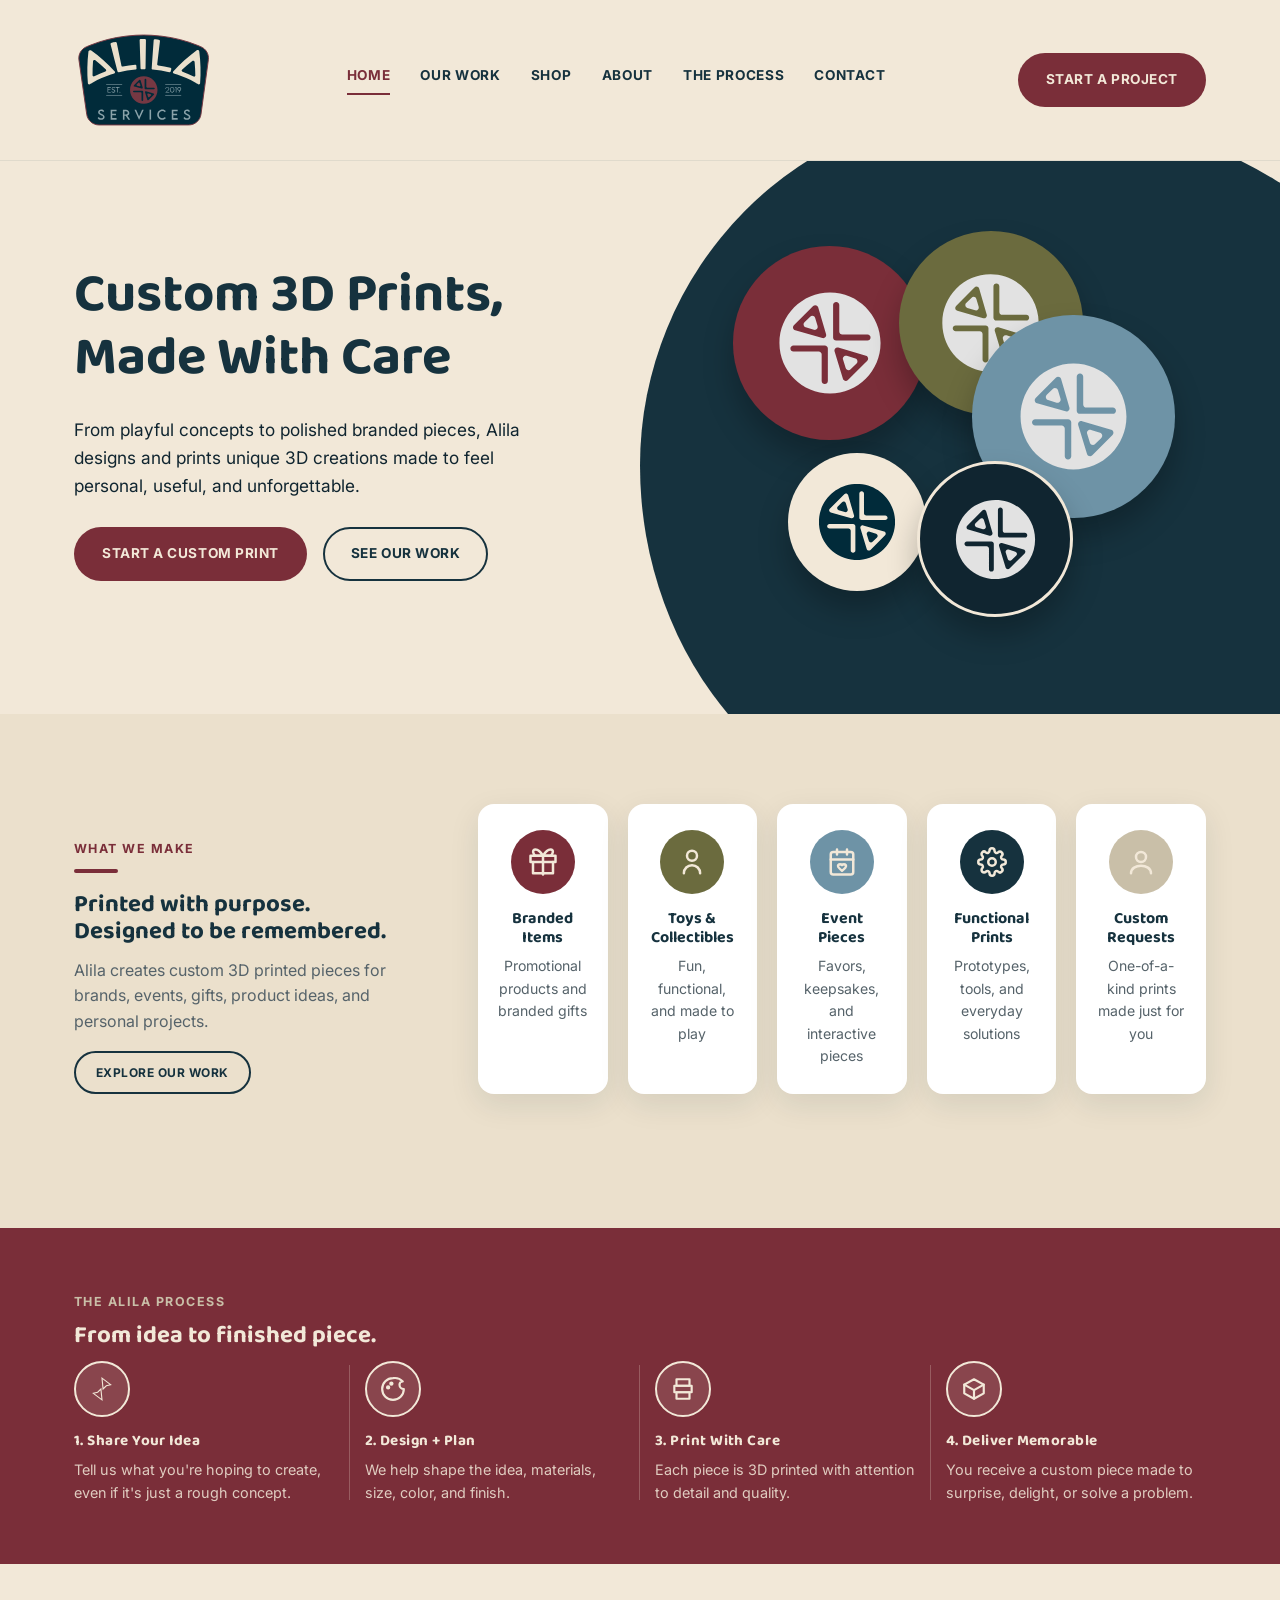
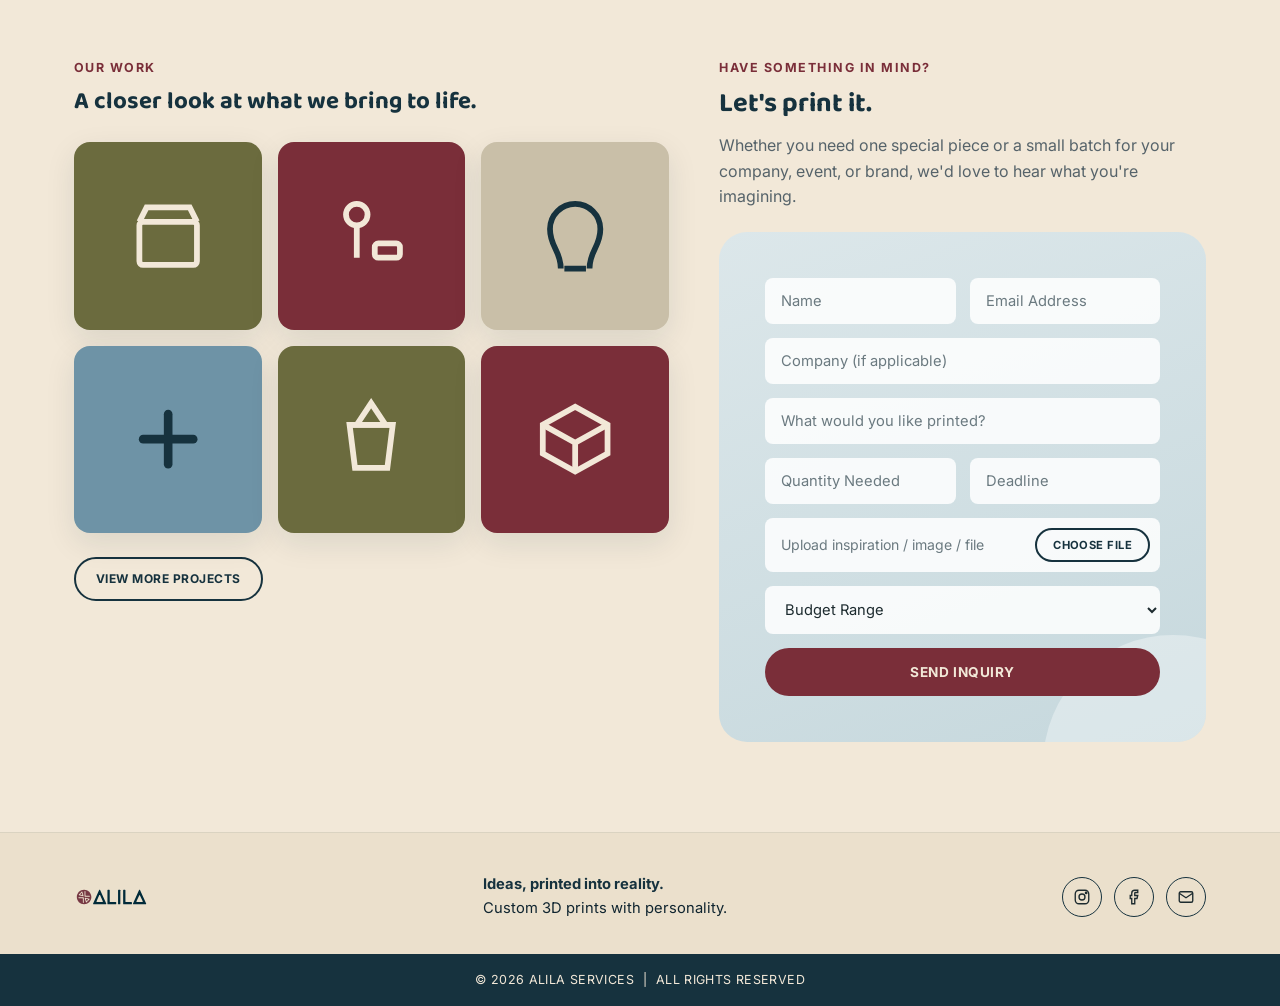
<file: index.html>
<!DOCTYPE html>
<html lang="en">
<head>
<meta charset="UTF-8">
<meta name="viewport" content="width=device-width, initial-scale=1.0">
<title>Alila Services | Custom 3D Prints, Made With Care</title>
<meta name="description" content="Alila Services designs and prints custom 3D pieces — branded items, toys, event favors, functional prints, and one-of-a-kind commissions.">
<link rel="icon" href="assets/img/favicon.svg" type="image/svg+xml">
<link rel="stylesheet" href="assets/css/style.css">
</head>
<body>

<!-- ===== Header ===== -->
<header class="site-header">
  <div class="container">
    <a href="index.html" class="brand">
      <img src="assets/img/logo-badge.svg" alt="Alila Services" class="brand-badge">
    </a>
    <nav class="main-nav">
      <a href="index.html" class="active">Home</a>
      <a href="our-work.html">Our Work</a>
      <a href="shop.html">Shop</a>
      <a href="about.html">About</a>
      <a href="process.html">The Process</a>
      <a href="contact.html">Contact</a>
    </nav>
    <div class="header-actions">
      <a href="contact.html" class="btn btn-primary">Start a Project</a>
      <button class="nav-toggle" aria-label="Open menu">
        <span></span><span></span><span></span>
      </button>
    </div>
  </div>
  <nav class="mobile-nav">
    <a href="index.html">Home</a>
    <a href="our-work.html">Our Work</a>
    <a href="shop.html">Shop</a>
    <a href="about.html">About</a>
    <a href="process.html">The Process</a>
    <a href="contact.html">Contact</a>
    <a href="contact.html" class="btn btn-primary btn-block">Start a Project</a>
  </nav>
</header>

<!-- ===== Hero ===== -->
<section class="hero">
  <div class="hero-blob"></div>
  <div class="container">
    <div class="hero-copy">
      <h1>Custom 3D Prints,<br>Made With Care</h1>
      <p class="lead">From playful concepts to polished branded pieces, Alila designs and prints unique 3D creations made to feel personal, useful, and unforgettable.</p>
      <div class="hero-actions">
        <a href="contact.html" class="btn btn-primary">Start a Custom Print</a>
        <a href="our-work.html" class="btn btn-outline">See Our Work</a>
      </div>
    </div>
    <div class="hero-art">
      <div class="coin-cluster">
        <div class="coin c1"><img src="assets/img/mark-light.svg" alt=""></div>
        <div class="coin c2"><img src="assets/img/mark-light.svg" alt=""></div>
        <div class="coin c3"><img src="assets/img/mark-light.svg" alt=""></div>
        <div class="coin c4"><img src="assets/img/mark-dark.svg" alt=""></div>
        <div class="coin c5"><img src="assets/img/mark-light.svg" alt=""></div>
      </div>
    </div>
  </div>
</section>

<!-- ===== What We Make ===== -->
<section class="section section-soft">
  <div class="container">
    <div class="section-head wwm-head">
      <div>
        <div class="eyebrow">What We Make</div>
        <div class="rule"></div>
        <h2 style="font-size:1.5rem;">Printed with purpose.<br>Designed to be remembered.</h2>
        <p style="color:#56636a;">Alila creates custom 3D printed pieces for brands, events, gifts, product ideas, and personal projects.</p>
        <a href="our-work.html" class="btn btn-outline btn-sm">Explore Our Work</a>
      </div>
      <div class="grid-5">
        <div class="offer-card">
          <div class="offer-icon bg-maroon"><svg viewBox="0 0 24 24" fill="none" stroke-width="2" stroke-linecap="round" stroke-linejoin="round"><path d="M20 12v9H4v-9"/><path d="M2 7h20v5H2z"/><path d="M12 22V7"/><path d="M12 7S9 2 6 2 4 6 6 7h6z"/><path d="M12 7s3-5 6-5 2 4 0 5h-6z"/></svg></div>
          <h3>Branded Items</h3>
          <p>Promotional products and branded gifts</p>
        </div>
        <div class="offer-card">
          <div class="offer-icon bg-olive"><svg viewBox="0 0 24 24" fill="none" stroke-width="2" stroke-linecap="round" stroke-linejoin="round"><circle cx="12" cy="7" r="4"/><path d="M5.5 21a6.5 6.5 0 0 1 13 0"/></svg></div>
          <h3>Toys &amp; Collectibles</h3>
          <p>Fun, functional, and made to play</p>
        </div>
        <div class="offer-card">
          <div class="offer-icon bg-blue"><svg viewBox="0 0 24 24" fill="none" stroke-width="2" stroke-linecap="round" stroke-linejoin="round"><rect x="3" y="4" width="18" height="18" rx="2"/><path d="M16 2v4M8 2v4M3 10h18"/><path d="M12 14.5c1-1 2.2-1 3 0 .8 1-.5 2.5-3 4.5-2.5-2-3.8-3.5-3-4.5.8-1 2-1 3 0Z"/></svg></div>
          <h3>Event Pieces</h3>
          <p>Favors, keepsakes, and interactive pieces</p>
        </div>
        <div class="offer-card">
          <div class="offer-icon bg-navy"><svg viewBox="0 0 24 24" fill="none" stroke-width="2" stroke-linecap="round" stroke-linejoin="round"><circle cx="12" cy="12" r="3"/><path d="M19.4 15a1.7 1.7 0 0 0 .34 1.87l.06.06a2 2 0 1 1-2.83 2.83l-.06-.06a1.7 1.7 0 0 0-1.87-.34 1.7 1.7 0 0 0-1 1.55V21a2 2 0 0 1-4 0v-.09A1.7 1.7 0 0 0 9 19.4a1.7 1.7 0 0 0-1.87.34l-.06.06a2 2 0 1 1-2.83-2.83l.06-.06A1.7 1.7 0 0 0 4.6 15a1.7 1.7 0 0 0-1.55-1H3a2 2 0 0 1 0-4h.09A1.7 1.7 0 0 0 4.6 9a1.7 1.7 0 0 0-.34-1.87l-.06-.06a2 2 0 1 1 2.83-2.83l.06.06A1.7 1.7 0 0 0 9 4.6a1.7 1.7 0 0 0 1-1.55V3a2 2 0 0 1 4 0v.09a1.7 1.7 0 0 0 1 1.55 1.7 1.7 0 0 0 1.87-.34l.06-.06a2 2 0 1 1 2.83 2.83l-.06.06A1.7 1.7 0 0 0 19.4 9a1.7 1.7 0 0 0 1.55 1H21a2 2 0 0 1 0 4h-.09a1.7 1.7 0 0 0-1.51 1Z"/></svg></div>
          <h3>Functional Prints</h3>
          <p>Prototypes, tools, and everyday solutions</p>
        </div>
        <div class="offer-card">
          <div class="offer-icon bg-tan"><svg viewBox="0 0 24 24" fill="none" stroke-width="2" stroke-linecap="round" stroke-linejoin="round"><circle cx="12" cy="8" r="4"/><path d="M4 21c0-4 4-6 8-6s8 2 8 6"/></svg></div>
          <h3>Custom Requests</h3>
          <p>One-of-a-kind prints made just for you</p>
        </div>
      </div>
    </div>
  </div>
</section>

<!-- ===== Process band ===== -->
<section class="section-tight section-maroon">
  <div class="container">
    <div class="eyebrow on-dark">The Alila Process</div>
    <h2 style="font-size:1.5rem;">From idea to finished piece.</h2>
    <div class="steps">
      <div class="step">
        <div class="step-icon"><svg viewBox="0 0 24 24"><path d="M12 2 L20 8 L16 9 L13 12 Z"/><path d="M12 22 L4 16 L8 15 L11 12 Z"/></svg></div>
        <h3>1. Share Your Idea</h3>
        <p>Tell us what you're hoping to create, even if it's just a rough concept.</p>
      </div>
      <div class="step">
        <div class="step-icon"><svg viewBox="0 0 24 24" stroke-width="2" stroke-linecap="round" stroke-linejoin="round"><path d="M12 2a10 10 0 1 0 10 10 4 4 0 0 1-4-4 3 3 0 0 1 3-3 10 10 0 0 0-9-3Z"/><circle cx="7.5" cy="10.5" r="1"/><circle cx="10.5" cy="7" r="1"/></svg></div>
        <h3>2. Design + Plan</h3>
        <p>We help shape the idea, materials, size, color, and finish.</p>
      </div>
      <div class="step">
        <div class="step-icon"><svg viewBox="0 0 24 24" stroke-width="2" stroke-linecap="round" stroke-linejoin="round"><rect x="6" y="3" width="12" height="6"/><path d="M6 15h12v6H6z"/><path d="M4 9h16v6H4z"/></svg></div>
        <h3>3. Print With Care</h3>
        <p>Each piece is 3D printed with attention to detail and quality.</p>
      </div>
      <div class="step">
        <div class="step-icon"><svg viewBox="0 0 24 24" stroke-width="2" stroke-linecap="round" stroke-linejoin="round"><path d="m21 8-9-5-9 5 9 5 9-5Z"/><path d="M3 8v8l9 5 9-5V8"/><path d="M12 13v8"/></svg></div>
        <h3>4. Deliver Memorable</h3>
        <p>You receive a custom piece made to surprise, delight, or solve a problem.</p>
      </div>
    </div>
  </div>
</section>

<!-- ===== Our Work + Contact ===== -->
<section class="section">
  <div class="container work-split">
    <div>
      <div class="eyebrow">Our Work</div>
      <h2 style="font-size:1.5rem;">A closer look at what we bring to life.</h2>
      <div class="work-grid" style="margin-top:26px;">
        <div class="work-tile bg-olive"><svg viewBox="0 0 24 24" fill="none" stroke="#F2E8D8" stroke-width="1.6"><rect x="4" y="8" width="16" height="12" rx="1"/><path d="M4 8l2-4h12l2 4"/></svg></div>
        <div class="work-tile bg-maroon"><svg viewBox="0 0 24 24" fill="none" stroke="#F2E8D8" stroke-width="1.6"><circle cx="8" cy="6" r="3"/><path d="M8 9v9"/><rect x="13" y="14" width="7" height="4" rx="1"/></svg></div>
        <div class="work-tile bg-tan"><svg viewBox="0 0 24 24" fill="none" stroke="#16323E" stroke-width="1.6"><path d="M9 21h6M8 21c0-5-3-6-3-11a7 7 0 0 1 14 0c0 5-3 6-3 11"/></svg></div>
        <div class="work-tile bg-blue"><svg viewBox="0 0 100 100"><rect x="45" y="16" width="10" height="68" rx="5" fill="#16323E"/><rect x="16" y="45" width="68" height="10" rx="5" fill="#16323E"/></svg></div>
        <div class="work-tile bg-olive"><svg viewBox="0 0 24 24" fill="none" stroke="#F2E8D8" stroke-width="1.6"><path d="M12 2 8 8h8l-4-6Z"/><path d="M6 8h12l-1.5 12h-9L6 8Z"/></svg></div>
        <div class="work-tile bg-maroon"><svg viewBox="0 0 24 24" fill="none" stroke="#F2E8D8" stroke-width="1.6"><path d="M12 3 21 8v8l-9 5-9-5V8l9-5Z"/><path d="M3 8l9 5 9-5M12 13v8"/></svg></div>
      </div>
      <a href="our-work.html" class="btn btn-outline btn-sm" style="margin-top:24px;">View More Projects</a>
    </div>

    <div>
      <div class="eyebrow">Have Something in Mind?</div>
      <h2 style="font-size:1.7rem;">Let's print it.</h2>
      <p style="color:#56636a;margin-bottom:22px;">Whether you need one special piece or a small batch for your company, event, or brand, we'd love to hear what you're imagining.</p>
      <div class="contact-panel">
        <form data-placeholder-form>
          <div class="form-row">
            <input type="text" placeholder="Name" required>
            <input type="email" placeholder="Email Address" required>
          </div>
          <div class="form-row single">
            <input type="text" placeholder="Company (if applicable)">
          </div>
          <div class="form-row single">
            <input type="text" placeholder="What would you like printed?">
          </div>
          <div class="form-row">
            <input type="text" placeholder="Quantity Needed">
            <input type="text" placeholder="Deadline">
          </div>
          <div class="file-row">
            <span>Upload inspiration / image / file</span>
            <button type="button" class="btn btn-outline">Choose File</button>
          </div>
          <div class="form-row single">
            <select>
              <option>Budget Range</option>
              <option>Under $50</option>
              <option>$50 – $150</option>
              <option>$150 – $500</option>
              <option>$500+</option>
            </select>
          </div>
          <button type="submit" class="btn btn-primary btn-block">Send Inquiry</button>
          <p class="form-note" style="display:none;margin-top:12px;font-size:0.82rem;color:var(--navy-dark);"></p>
        </form>
      </div>
    </div>
  </div>
</section>

<!-- ===== Footer ===== -->
<footer class="site-footer">
  <div class="container footer-top">
    <a href="index.html" class="brand">
      <img src="assets/img/logo-wordmark.svg" alt="Alila Services">
    </a>
    <div class="footer-tagline">
      <strong>Ideas, printed into reality.</strong>
      Custom 3D prints with personality.
    </div>
    <div class="footer-social">
      <a href="#" aria-label="Instagram"><svg viewBox="0 0 24 24" fill="none" stroke="currentColor" stroke-width="1.8"><rect x="3" y="3" width="18" height="18" rx="5"/><circle cx="12" cy="12" r="4"/><circle cx="17.5" cy="6.5" r="1"/></svg></a>
      <a href="#" aria-label="Facebook"><svg viewBox="0 0 24 24" fill="none" stroke="currentColor" stroke-width="1.8"><path d="M15 3h-2a4 4 0 0 0-4 4v3H7v4h2v7h4v-7h3l1-4h-4V7a1 1 0 0 1 1-1h3V3Z"/></svg></a>
      <a href="#" aria-label="Email"><svg viewBox="0 0 24 24" fill="none" stroke="currentColor" stroke-width="1.8"><rect x="3" y="5" width="18" height="14" rx="2"/><path d="m3 7 9 6 9-6"/></svg></a>
    </div>
  </div>
  <div class="footer-bottom">© 2026 ALILA SERVICES &nbsp;|&nbsp; ALL RIGHTS RESERVED</div>
</footer>

<script src="assets/js/main.js"></script>
</body>
</html>
</file>
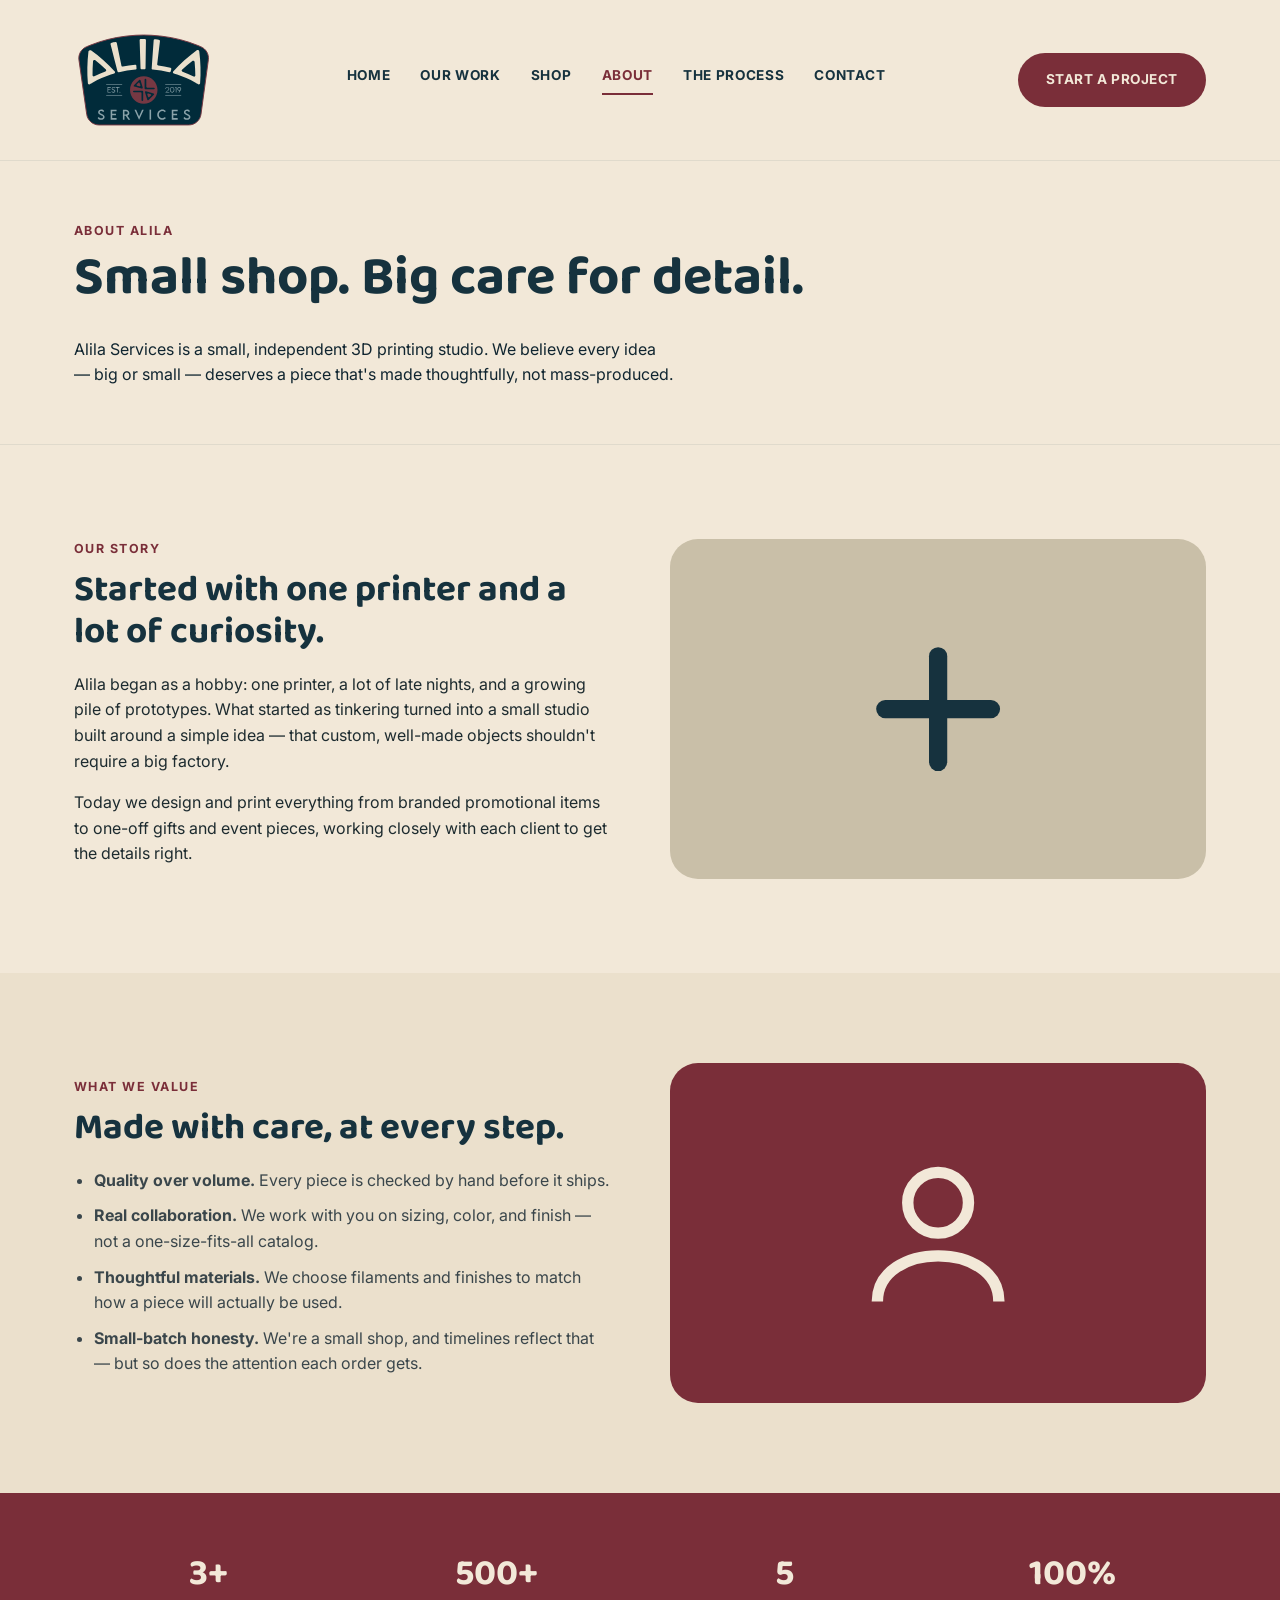
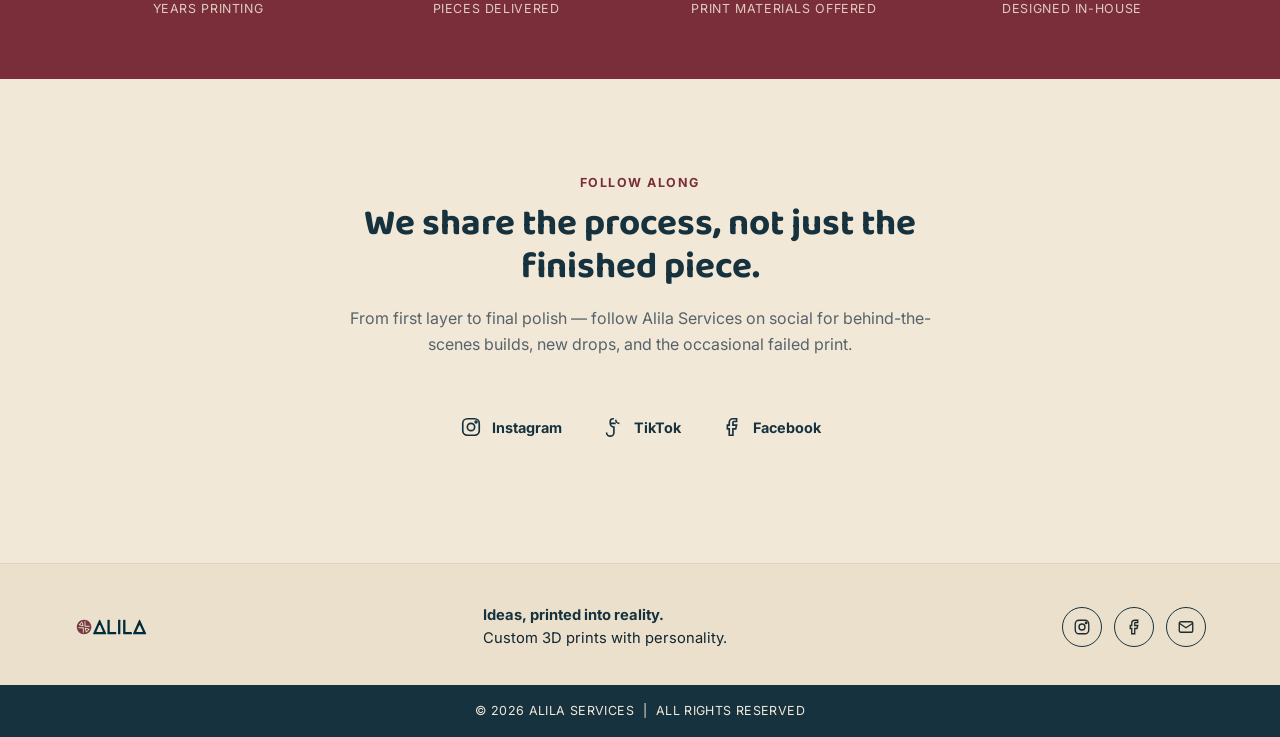
<file: about.html>
<!DOCTYPE html>
<html lang="en">
<head>
<meta charset="UTF-8">
<meta name="viewport" content="width=device-width, initial-scale=1.0">
<title>About | Alila Services</title>
<meta name="description" content="Meet Alila Services — a small 3D printing shop turning ideas into custom, made-to-order pieces.">
<link rel="icon" href="assets/img/favicon.svg" type="image/svg+xml">
<link rel="stylesheet" href="assets/css/style.css">
</head>
<body>

<header class="site-header">
  <div class="container">
    <a href="index.html" class="brand"><img src="assets/img/logo-badge.svg" alt="Alila Services" class="brand-badge"></a>
    <nav class="main-nav">
      <a href="index.html">Home</a>
      <a href="our-work.html">Our Work</a>
      <a href="shop.html">Shop</a>
      <a href="about.html" class="active">About</a>
      <a href="process.html">The Process</a>
      <a href="contact.html">Contact</a>
    </nav>
    <div class="header-actions">
      <a href="contact.html" class="btn btn-primary">Start a Project</a>
      <button class="nav-toggle" aria-label="Open menu"><span></span><span></span><span></span></button>
    </div>
  </div>
  <nav class="mobile-nav">
    <a href="index.html">Home</a>
    <a href="our-work.html">Our Work</a>
    <a href="shop.html">Shop</a>
    <a href="about.html">About</a>
    <a href="process.html">The Process</a>
    <a href="contact.html">Contact</a>
    <a href="contact.html" class="btn btn-primary btn-block">Start a Project</a>
  </nav>
</header>

<section class="page-hero">
  <div class="container">
    <div class="eyebrow">About Alila</div>
    <h1>Small shop. Big care for detail.</h1>
    <p class="lead">Alila Services is a small, independent 3D printing studio. We believe every idea — big or small — deserves a piece that's made thoughtfully, not mass-produced.</p>
  </div>
</section>

<section class="section">
  <div class="container split">
    <div>
      <div class="eyebrow">Our Story</div>
      <h2>Started with one printer and a lot of curiosity.</h2>
      <p>Alila began as a hobby: one printer, a lot of late nights, and a growing pile of prototypes. What started as tinkering turned into a small studio built around a simple idea — that custom, well-made objects shouldn't require a big factory.</p>
      <p>Today we design and print everything from branded promotional items to one-off gifts and event pieces, working closely with each client to get the details right.</p>
    </div>
    <div class="split-media bg-tan">
      <svg viewBox="0 0 100 100"><rect x="45" y="16" width="10" height="68" rx="5" fill="#16323E"/><rect x="16" y="45" width="68" height="10" rx="5" fill="#16323E"/></svg>
    </div>
  </div>
</section>

<section class="section section-soft">
  <div class="container split reverse">
    <div class="split-media bg-maroon">
      <svg viewBox="0 0 24 24" fill="none" stroke="#F2E8D8" stroke-width="1.5"><circle cx="12" cy="8" r="4"/><path d="M4 21c0-4 4-6 8-6s8 2 8 6"/></svg>
    </div>
    <div>
      <div class="eyebrow">What We Value</div>
      <h2>Made with care, at every step.</h2>
      <ul style="padding-left:20px;color:#3a464b;">
        <li style="margin-bottom:10px;"><strong>Quality over volume.</strong> Every piece is checked by hand before it ships.</li>
        <li style="margin-bottom:10px;"><strong>Real collaboration.</strong> We work with you on sizing, color, and finish — not a one-size-fits-all catalog.</li>
        <li style="margin-bottom:10px;"><strong>Thoughtful materials.</strong> We choose filaments and finishes to match how a piece will actually be used.</li>
        <li><strong>Small-batch honesty.</strong> We're a small shop, and timelines reflect that — but so does the attention each order gets.</li>
      </ul>
    </div>
  </div>
</section>

<section class="section-tight section-maroon">
  <div class="container stats-row">
    <div class="stat"><h2>3+</h2><p>Years Printing</p></div>
    <div class="stat"><h2>500+</h2><p>Pieces Delivered</p></div>
    <div class="stat"><h2>5</h2><p>Print Materials Offered</p></div>
    <div class="stat"><h2>100%</h2><p>Designed In-House</p></div>
  </div>
</section>

<section class="section">
  <div class="container" style="text-align:center;max-width:640px;margin:0 auto;">
    <div class="eyebrow">Follow Along</div>
    <h2>We share the process, not just the finished piece.</h2>
    <p style="color:#56636a;margin-bottom:24px;">From first layer to final polish — follow Alila Services on social for behind-the-scenes builds, new drops, and the occasional failed print.</p>
    <div class="social-strip">
      <a href="#"><svg viewBox="0 0 24 24" fill="none" stroke="currentColor" stroke-width="1.8"><rect x="3" y="3" width="18" height="18" rx="5"/><circle cx="12" cy="12" r="4"/><circle cx="17.5" cy="6.5" r="1"/></svg> Instagram</a>
      <a href="#"><svg viewBox="0 0 24 24" fill="none" stroke="currentColor" stroke-width="1.8"><path d="M9 8V6a3 3 0 0 1 3-3h1M9 8h6M9 8a4 4 0 0 0 4 4v6a4 4 0 0 1-8 0"/><path d="M19 8a4 4 0 0 1-4-4"/></svg> TikTok</a>
      <a href="#"><svg viewBox="0 0 24 24" fill="none" stroke="currentColor" stroke-width="1.8"><path d="M15 3h-2a4 4 0 0 0-4 4v3H7v4h2v7h4v-7h3l1-4h-4V7a1 1 0 0 1 1-1h3V3Z"/></svg> Facebook</a>
    </div>
  </div>
</section>

<footer class="site-footer">
  <div class="container footer-top">
    <a href="index.html" class="brand"><img src="assets/img/logo-wordmark.svg" alt="Alila Services"></a>
    <div class="footer-tagline"><strong>Ideas, printed into reality.</strong>Custom 3D prints with personality.</div>
    <div class="footer-social">
      <a href="#" aria-label="Instagram"><svg viewBox="0 0 24 24" fill="none" stroke="currentColor" stroke-width="1.8"><rect x="3" y="3" width="18" height="18" rx="5"/><circle cx="12" cy="12" r="4"/><circle cx="17.5" cy="6.5" r="1"/></svg></a>
      <a href="#" aria-label="Facebook"><svg viewBox="0 0 24 24" fill="none" stroke="currentColor" stroke-width="1.8"><path d="M15 3h-2a4 4 0 0 0-4 4v3H7v4h2v7h4v-7h3l1-4h-4V7a1 1 0 0 1 1-1h3V3Z"/></svg></a>
      <a href="#" aria-label="Email"><svg viewBox="0 0 24 24" fill="none" stroke="currentColor" stroke-width="1.8"><rect x="3" y="5" width="18" height="14" rx="2"/><path d="m3 7 9 6 9-6"/></svg></a>
    </div>
  </div>
  <div class="footer-bottom">© 2026 ALILA SERVICES &nbsp;|&nbsp; ALL RIGHTS RESERVED</div>
</footer>

<script src="assets/js/main.js"></script>
</body>
</html>
</file>
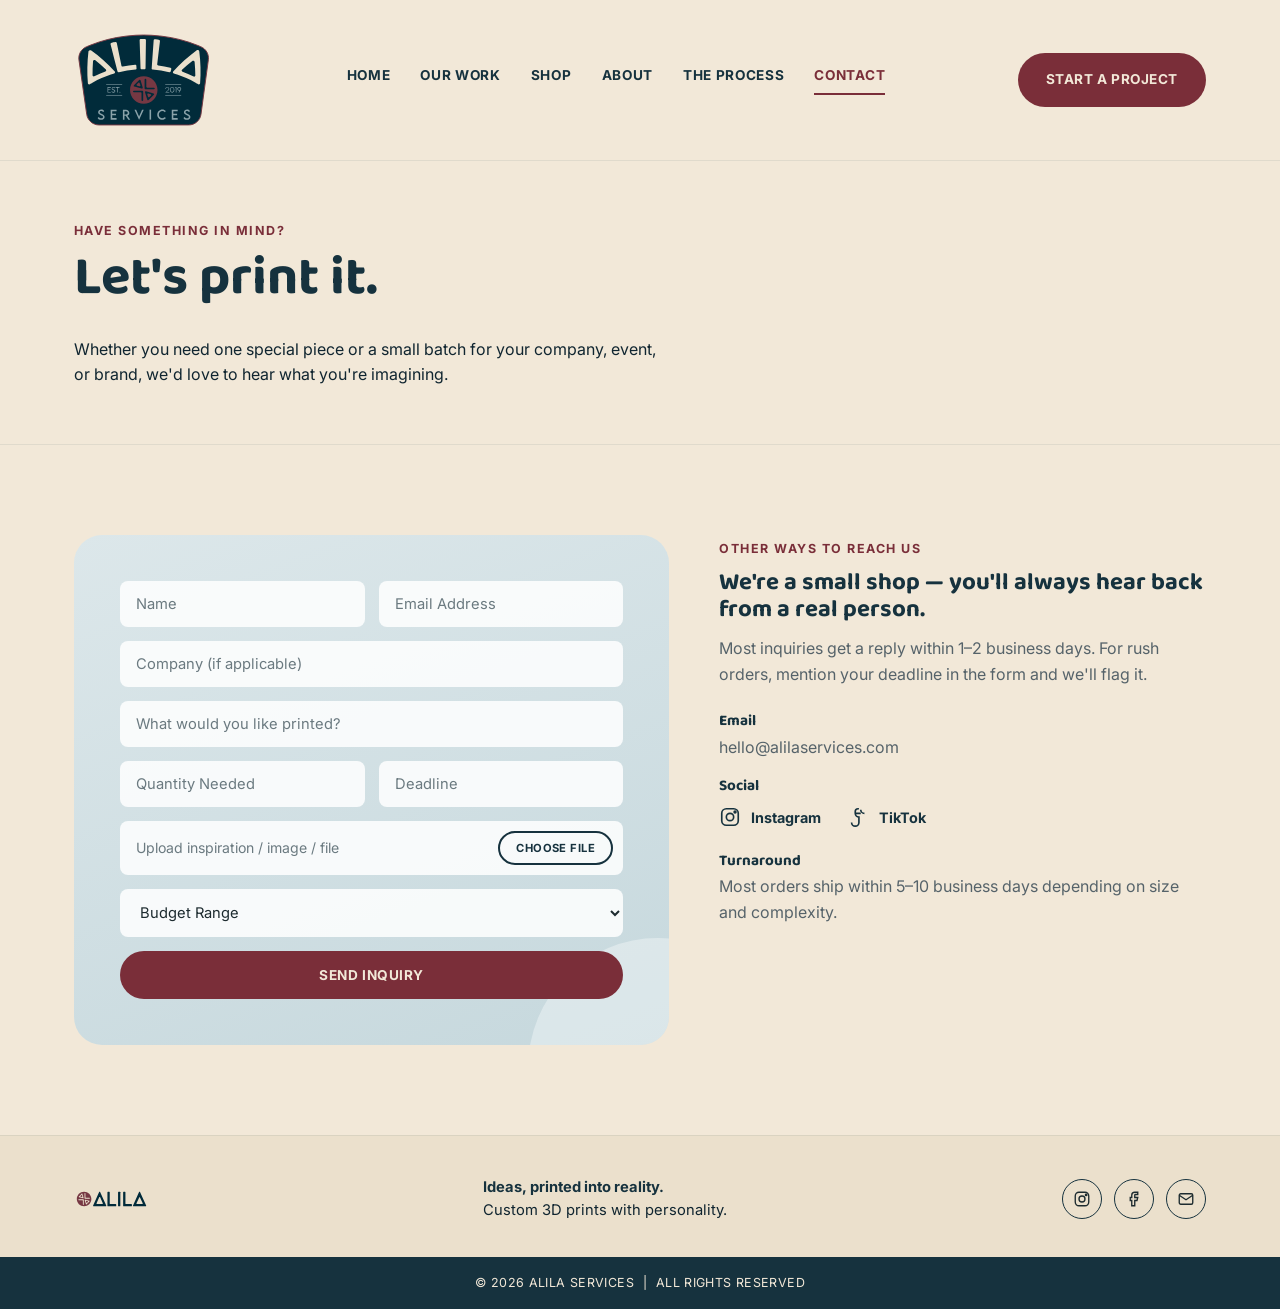
<file: contact.html>
<!DOCTYPE html>
<html lang="en">
<head>
<meta charset="UTF-8">
<meta name="viewport" content="width=device-width, initial-scale=1.0">
<title>Contact | Alila Services</title>
<meta name="description" content="Start a custom 3D print project with Alila Services — tell us your idea and we'll follow up with next steps.">
<link rel="icon" href="assets/img/favicon.svg" type="image/svg+xml">
<link rel="stylesheet" href="assets/css/style.css">
</head>
<body>

<header class="site-header">
  <div class="container">
    <a href="index.html" class="brand"><img src="assets/img/logo-badge.svg" alt="Alila Services" class="brand-badge"></a>
    <nav class="main-nav">
      <a href="index.html">Home</a>
      <a href="our-work.html">Our Work</a>
      <a href="shop.html">Shop</a>
      <a href="about.html">About</a>
      <a href="process.html">The Process</a>
      <a href="contact.html" class="active">Contact</a>
    </nav>
    <div class="header-actions">
      <a href="contact.html" class="btn btn-primary">Start a Project</a>
      <button class="nav-toggle" aria-label="Open menu"><span></span><span></span><span></span></button>
    </div>
  </div>
  <nav class="mobile-nav">
    <a href="index.html">Home</a>
    <a href="our-work.html">Our Work</a>
    <a href="shop.html">Shop</a>
    <a href="about.html">About</a>
    <a href="process.html">The Process</a>
    <a href="contact.html">Contact</a>
    <a href="contact.html" class="btn btn-primary btn-block">Start a Project</a>
  </nav>
</header>

<section class="page-hero">
  <div class="container">
    <div class="eyebrow">Have Something in Mind?</div>
    <h1>Let's print it.</h1>
    <p class="lead">Whether you need one special piece or a small batch for your company, event, or brand, we'd love to hear what you're imagining.</p>
  </div>
</section>

<section class="section">
  <div class="container">
    <div class="work-split">
      <div>
        <div class="contact-panel">
          <form data-placeholder-form>
            <div class="form-row">
              <input type="text" placeholder="Name" required>
              <input type="email" placeholder="Email Address" required>
            </div>
            <div class="form-row single">
              <input type="text" placeholder="Company (if applicable)">
            </div>
            <div class="form-row single">
              <input type="text" placeholder="What would you like printed?">
            </div>
            <div class="form-row">
              <input type="text" placeholder="Quantity Needed">
              <input type="text" placeholder="Deadline">
            </div>
            <div class="file-row">
              <span>Upload inspiration / image / file</span>
              <button type="button" class="btn btn-outline">Choose File</button>
            </div>
            <div class="form-row single">
              <select>
                <option>Budget Range</option>
                <option>Under $50</option>
                <option>$50 – $150</option>
                <option>$150 – $500</option>
                <option>$500+</option>
              </select>
            </div>
            <button type="submit" class="btn btn-primary btn-block">Send Inquiry</button>
            <p class="form-note" style="display:none;margin-top:12px;font-size:0.82rem;color:var(--navy-dark);"></p>
          </form>
        </div>
      </div>

      <div>
        <div class="eyebrow">Other Ways to Reach Us</div>
        <h2 style="font-size:1.5rem;">We're a small shop — you'll always hear back from a real person.</h2>
        <p style="color:#56636a;margin-bottom:26px;">Most inquiries get a reply within 1–2 business days. For rush orders, mention your deadline in the form and we'll flag it.</p>

        <div style="display:grid;gap:18px;">
          <div>
            <h3 style="font-size:0.95rem;margin-bottom:4px;">Email</h3>
            <p style="margin:0;color:#56636a;">hello@alilaservices.com</p>
          </div>
          <div>
            <h3 style="font-size:0.95rem;margin-bottom:4px;">Social</h3>
            <div class="social-strip" style="justify-content:flex-start;gap:26px;padding:6px 0;">
              <a href="#"><svg viewBox="0 0 24 24" fill="none" stroke="currentColor" stroke-width="1.8"><rect x="3" y="3" width="18" height="18" rx="5"/><circle cx="12" cy="12" r="4"/><circle cx="17.5" cy="6.5" r="1"/></svg> Instagram</a>
              <a href="#"><svg viewBox="0 0 24 24" fill="none" stroke="currentColor" stroke-width="1.8"><path d="M9 8V6a3 3 0 0 1 3-3h1M9 8h6M9 8a4 4 0 0 0 4 4v6a4 4 0 0 1-8 0"/><path d="M19 8a4 4 0 0 1-4-4"/></svg> TikTok</a>
            </div>
          </div>
          <div>
            <h3 style="font-size:0.95rem;margin-bottom:4px;">Turnaround</h3>
            <p style="margin:0;color:#56636a;">Most orders ship within 5–10 business days depending on size and complexity.</p>
          </div>
        </div>
      </div>
    </div>
  </div>
</section>

<footer class="site-footer">
  <div class="container footer-top">
    <a href="index.html" class="brand"><img src="assets/img/logo-wordmark.svg" alt="Alila Services"></a>
    <div class="footer-tagline"><strong>Ideas, printed into reality.</strong>Custom 3D prints with personality.</div>
    <div class="footer-social">
      <a href="#" aria-label="Instagram"><svg viewBox="0 0 24 24" fill="none" stroke="currentColor" stroke-width="1.8"><rect x="3" y="3" width="18" height="18" rx="5"/><circle cx="12" cy="12" r="4"/><circle cx="17.5" cy="6.5" r="1"/></svg></a>
      <a href="#" aria-label="Facebook"><svg viewBox="0 0 24 24" fill="none" stroke="currentColor" stroke-width="1.8"><path d="M15 3h-2a4 4 0 0 0-4 4v3H7v4h2v7h4v-7h3l1-4h-4V7a1 1 0 0 1 1-1h3V3Z"/></svg></a>
      <a href="#" aria-label="Email"><svg viewBox="0 0 24 24" fill="none" stroke="currentColor" stroke-width="1.8"><rect x="3" y="5" width="18" height="14" rx="2"/><path d="m3 7 9 6 9-6"/></svg></a>
    </div>
  </div>
  <div class="footer-bottom">© 2026 ALILA SERVICES &nbsp;|&nbsp; ALL RIGHTS RESERVED</div>
</footer>

<script src="assets/js/main.js"></script>
</body>
</html>
</file>
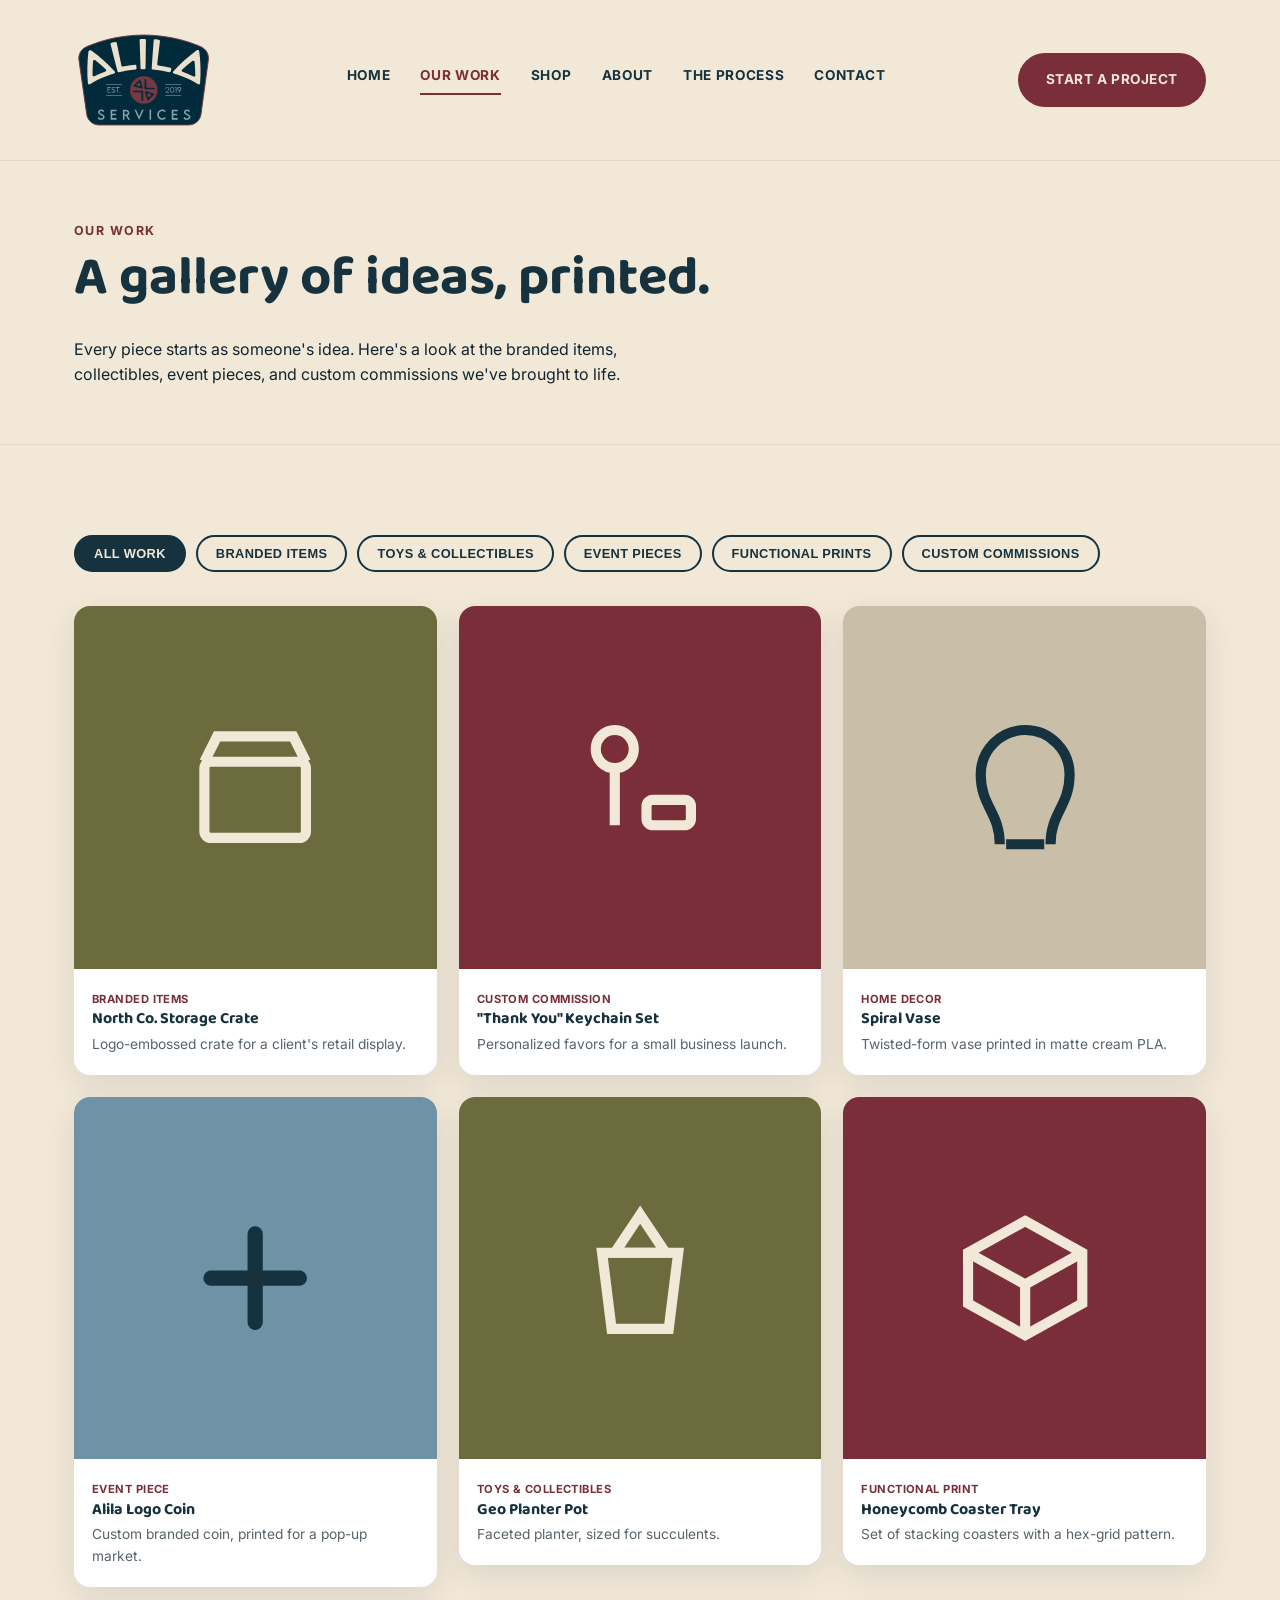
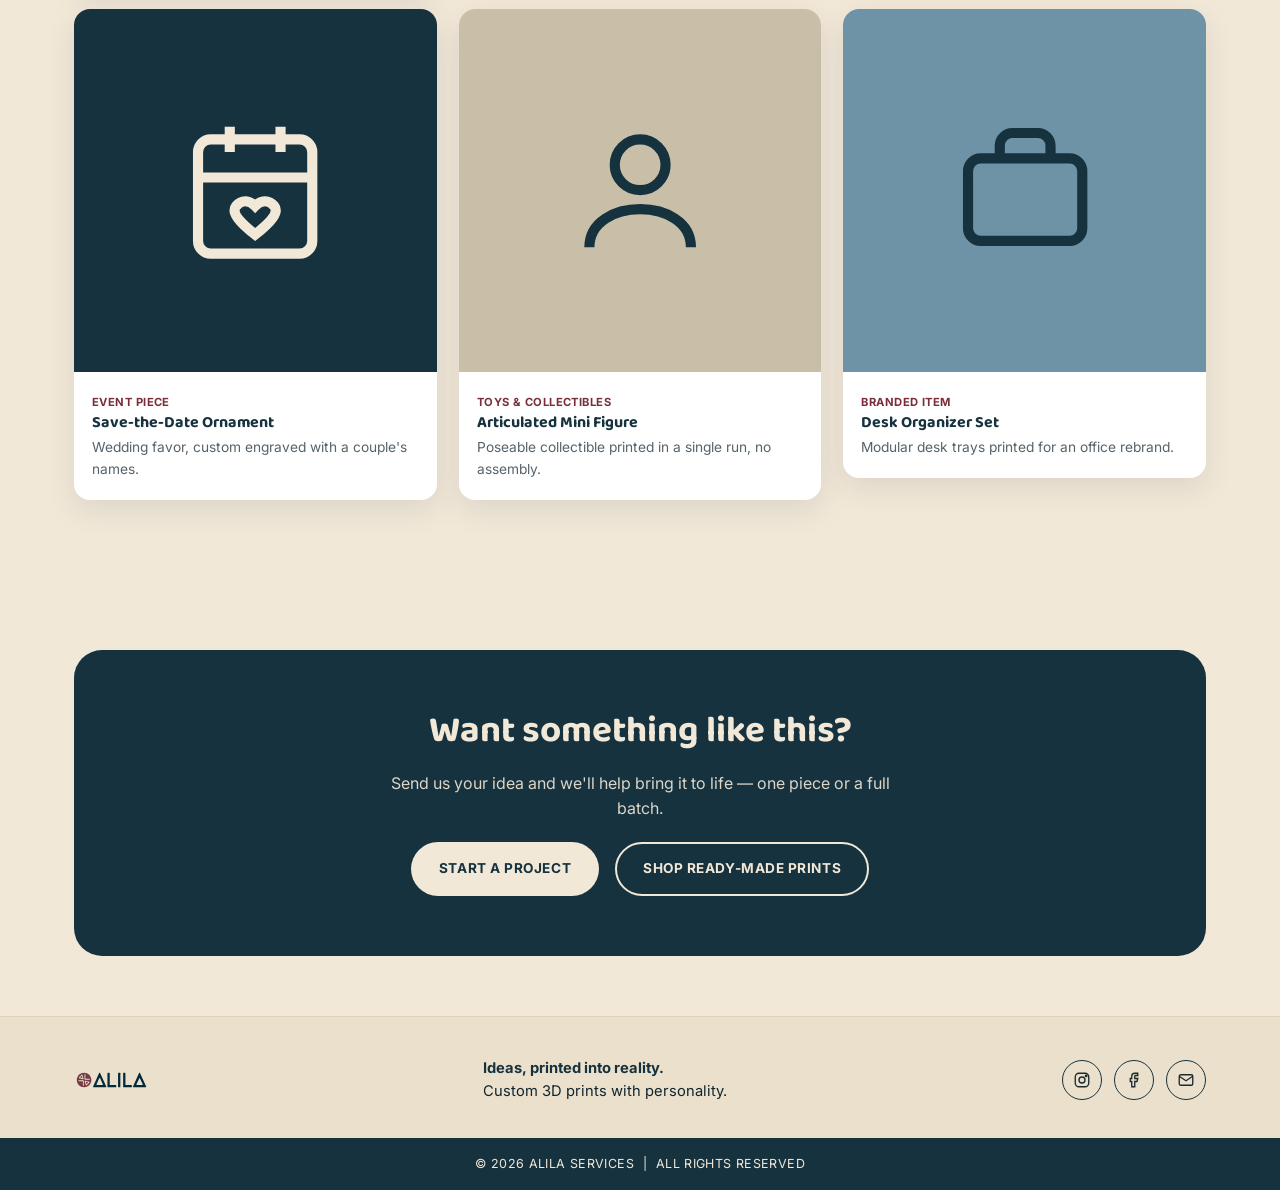
<file: our-work.html>
<!DOCTYPE html>
<html lang="en">
<head>
<meta charset="UTF-8">
<meta name="viewport" content="width=device-width, initial-scale=1.0">
<title>Our Work | Alila Services</title>
<meta name="description" content="Browse custom 3D printed pieces by Alila Services — branded items, toys, event pieces, functional prints, and custom commissions.">
<link rel="icon" href="assets/img/favicon.svg" type="image/svg+xml">
<link rel="stylesheet" href="assets/css/style.css">
</head>
<body>

<header class="site-header">
  <div class="container">
    <a href="index.html" class="brand"><img src="assets/img/logo-badge.svg" alt="Alila Services" class="brand-badge"></a>
    <nav class="main-nav">
      <a href="index.html">Home</a>
      <a href="our-work.html" class="active">Our Work</a>
      <a href="shop.html">Shop</a>
      <a href="about.html">About</a>
      <a href="process.html">The Process</a>
      <a href="contact.html">Contact</a>
    </nav>
    <div class="header-actions">
      <a href="contact.html" class="btn btn-primary">Start a Project</a>
      <button class="nav-toggle" aria-label="Open menu"><span></span><span></span><span></span></button>
    </div>
  </div>
  <nav class="mobile-nav">
    <a href="index.html">Home</a>
    <a href="our-work.html">Our Work</a>
    <a href="shop.html">Shop</a>
    <a href="about.html">About</a>
    <a href="process.html">The Process</a>
    <a href="contact.html">Contact</a>
    <a href="contact.html" class="btn btn-primary btn-block">Start a Project</a>
  </nav>
</header>

<section class="page-hero">
  <div class="container">
    <div class="eyebrow">Our Work</div>
    <h1>A gallery of ideas, printed.</h1>
    <p class="lead">Every piece starts as someone's idea. Here's a look at the branded items, collectibles, event pieces, and custom commissions we've brought to life.</p>
  </div>
</section>

<section class="section">
  <div class="container">
    <div class="gallery-filters" data-filter-group=".gallery-grid .gallery-item">
      <button class="filter-btn active" data-filter="all">All Work</button>
      <button class="filter-btn" data-filter="branded">Branded Items</button>
      <button class="filter-btn" data-filter="toys">Toys &amp; Collectibles</button>
      <button class="filter-btn" data-filter="event">Event Pieces</button>
      <button class="filter-btn" data-filter="functional">Functional Prints</button>
      <button class="filter-btn" data-filter="custom">Custom Commissions</button>
    </div>

    <div class="gallery-grid">

      <div class="gallery-item show" data-category="branded">
        <div class="gallery-card">
          <div class="gallery-thumb bg-olive"><svg viewBox="0 0 24 24" fill="none" stroke="#F2E8D8" stroke-width="1.6"><rect x="4" y="8" width="16" height="12" rx="1"/><path d="M4 8l2-4h12l2 4"/></svg></div>
          <div class="gallery-card-body">
            <span class="gallery-tag">Branded Items</span>
            <h3>North Co. Storage Crate</h3>
            <p style="font-size:0.86rem;color:#56636a;margin:0;">Logo-embossed crate for a client's retail display.</p>
          </div>
        </div>
      </div>

      <div class="gallery-item show" data-category="branded custom">
        <div class="gallery-card">
          <div class="gallery-thumb bg-maroon"><svg viewBox="0 0 24 24" fill="none" stroke="#F2E8D8" stroke-width="1.6"><circle cx="8" cy="6" r="3"/><path d="M8 9v9"/><rect x="13" y="14" width="7" height="4" rx="1"/></svg></div>
          <div class="gallery-card-body">
            <span class="gallery-tag">Custom Commission</span>
            <h3>"Thank You" Keychain Set</h3>
            <p style="font-size:0.86rem;color:#56636a;margin:0;">Personalized favors for a small business launch.</p>
          </div>
        </div>
      </div>

      <div class="gallery-item show" data-category="functional">
        <div class="gallery-card">
          <div class="gallery-thumb bg-tan"><svg viewBox="0 0 24 24" fill="none" stroke="#16323E" stroke-width="1.6"><path d="M9 21h6M8 21c0-5-3-6-3-11a7 7 0 0 1 14 0c0 5-3 6-3 11"/></svg></div>
          <div class="gallery-card-body">
            <span class="gallery-tag">Home Decor</span>
            <h3>Spiral Vase</h3>
            <p style="font-size:0.86rem;color:#56636a;margin:0;">Twisted-form vase printed in matte cream PLA.</p>
          </div>
        </div>
      </div>

      <div class="gallery-item show" data-category="event functional">
        <div class="gallery-card">
          <div class="gallery-thumb bg-blue">
            <svg viewBox="0 0 100 100" width="42%" height="42%"><rect x="45" y="16" width="10" height="68" rx="5" fill="#16323E"/><rect x="16" y="45" width="68" height="10" rx="5" fill="#16323E"/></svg>
          </div>
          <div class="gallery-card-body">
            <span class="gallery-tag">Event Piece</span>
            <h3>Alila Logo Coin</h3>
            <p style="font-size:0.86rem;color:#56636a;margin:0;">Custom branded coin, printed for a pop-up market.</p>
          </div>
        </div>
      </div>

      <div class="gallery-item show" data-category="toys">
        <div class="gallery-card">
          <div class="gallery-thumb bg-olive"><svg viewBox="0 0 24 24" fill="none" stroke="#F2E8D8" stroke-width="1.6"><path d="M12 2 8 8h8l-4-6Z"/><path d="M6 8h12l-1.5 12h-9L6 8Z"/></svg></div>
          <div class="gallery-card-body">
            <span class="gallery-tag">Toys &amp; Collectibles</span>
            <h3>Geo Planter Pot</h3>
            <p style="font-size:0.86rem;color:#56636a;margin:0;">Faceted planter, sized for succulents.</p>
          </div>
        </div>
      </div>

      <div class="gallery-item show" data-category="functional branded">
        <div class="gallery-card">
          <div class="gallery-thumb bg-maroon"><svg viewBox="0 0 24 24" fill="none" stroke="#F2E8D8" stroke-width="1.6"><path d="M12 3 21 8v8l-9 5-9-5V8l9-5Z"/><path d="M3 8l9 5 9-5M12 13v8"/></svg></div>
          <div class="gallery-card-body">
            <span class="gallery-tag">Functional Print</span>
            <h3>Honeycomb Coaster Tray</h3>
            <p style="font-size:0.86rem;color:#56636a;margin:0;">Set of stacking coasters with a hex-grid pattern.</p>
          </div>
        </div>
      </div>

      <div class="gallery-item show" data-category="custom event">
        <div class="gallery-card">
          <div class="gallery-thumb bg-navy"><svg viewBox="0 0 24 24" fill="none" stroke="#F2E8D8" stroke-width="1.6"><rect x="3" y="4" width="18" height="18" rx="2"/><path d="M16 2v4M8 2v4M3 10h18"/><path d="M12 14.5c1-1 2.2-1 3 0 .8 1-.5 2.5-3 4.5-2.5-2-3.8-3.5-3-4.5.8-1 2-1 3 0Z"/></svg></div>
          <div class="gallery-card-body">
            <span class="gallery-tag">Event Piece</span>
            <h3>Save-the-Date Ornament</h3>
            <p style="font-size:0.86rem;color:#56636a;margin:0;">Wedding favor, custom engraved with a couple's names.</p>
          </div>
        </div>
      </div>

      <div class="gallery-item show" data-category="toys custom">
        <div class="gallery-card">
          <div class="gallery-thumb bg-tan"><svg viewBox="0 0 24 24" fill="none" stroke="#16323E" stroke-width="1.6"><circle cx="12" cy="8" r="4"/><path d="M4 21c0-4 4-6 8-6s8 2 8 6"/></svg></div>
          <div class="gallery-card-body">
            <span class="gallery-tag">Toys &amp; Collectibles</span>
            <h3>Articulated Mini Figure</h3>
            <p style="font-size:0.86rem;color:#56636a;margin:0;">Poseable collectible printed in a single run, no assembly.</p>
          </div>
        </div>
      </div>

      <div class="gallery-item show" data-category="branded functional">
        <div class="gallery-card">
          <div class="gallery-thumb bg-blue"><svg viewBox="0 0 24 24" fill="none" stroke="#16323E" stroke-width="1.6"><rect x="3" y="7" width="18" height="13" rx="2"/><path d="M8 7V5a2 2 0 0 1 2-2h4a2 2 0 0 1 2 2v2"/></svg></div>
          <div class="gallery-card-body">
            <span class="gallery-tag">Branded Item</span>
            <h3>Desk Organizer Set</h3>
            <p style="font-size:0.86rem;color:#56636a;margin:0;">Modular desk trays printed for an office rebrand.</p>
          </div>
        </div>
      </div>

    </div>
  </div>
</section>

<section class="section-tight">
  <div class="container">
    <div class="cta-banner">
      <h2>Want something like this?</h2>
      <p style="max-width:50ch;margin:0 auto;opacity:0.9;">Send us your idea and we'll help bring it to life — one piece or a full batch.</p>
      <div class="cta-actions">
        <a href="contact.html" class="btn btn-light">Start a Project</a>
        <a href="shop.html" class="btn btn-outline on-dark">Shop Ready-Made Prints</a>
      </div>
    </div>
  </div>
</section>

<footer class="site-footer">
  <div class="container footer-top">
    <a href="index.html" class="brand"><img src="assets/img/logo-wordmark.svg" alt="Alila Services"></a>
    <div class="footer-tagline"><strong>Ideas, printed into reality.</strong>Custom 3D prints with personality.</div>
    <div class="footer-social">
      <a href="#" aria-label="Instagram"><svg viewBox="0 0 24 24" fill="none" stroke="currentColor" stroke-width="1.8"><rect x="3" y="3" width="18" height="18" rx="5"/><circle cx="12" cy="12" r="4"/><circle cx="17.5" cy="6.5" r="1"/></svg></a>
      <a href="#" aria-label="Facebook"><svg viewBox="0 0 24 24" fill="none" stroke="currentColor" stroke-width="1.8"><path d="M15 3h-2a4 4 0 0 0-4 4v3H7v4h2v7h4v-7h3l1-4h-4V7a1 1 0 0 1 1-1h3V3Z"/></svg></a>
      <a href="#" aria-label="Email"><svg viewBox="0 0 24 24" fill="none" stroke="currentColor" stroke-width="1.8"><rect x="3" y="5" width="18" height="14" rx="2"/><path d="m3 7 9 6 9-6"/></svg></a>
    </div>
  </div>
  <div class="footer-bottom">© 2026 ALILA SERVICES &nbsp;|&nbsp; ALL RIGHTS RESERVED</div>
</footer>

<script src="assets/js/main.js"></script>
</body>
</html>
</file>
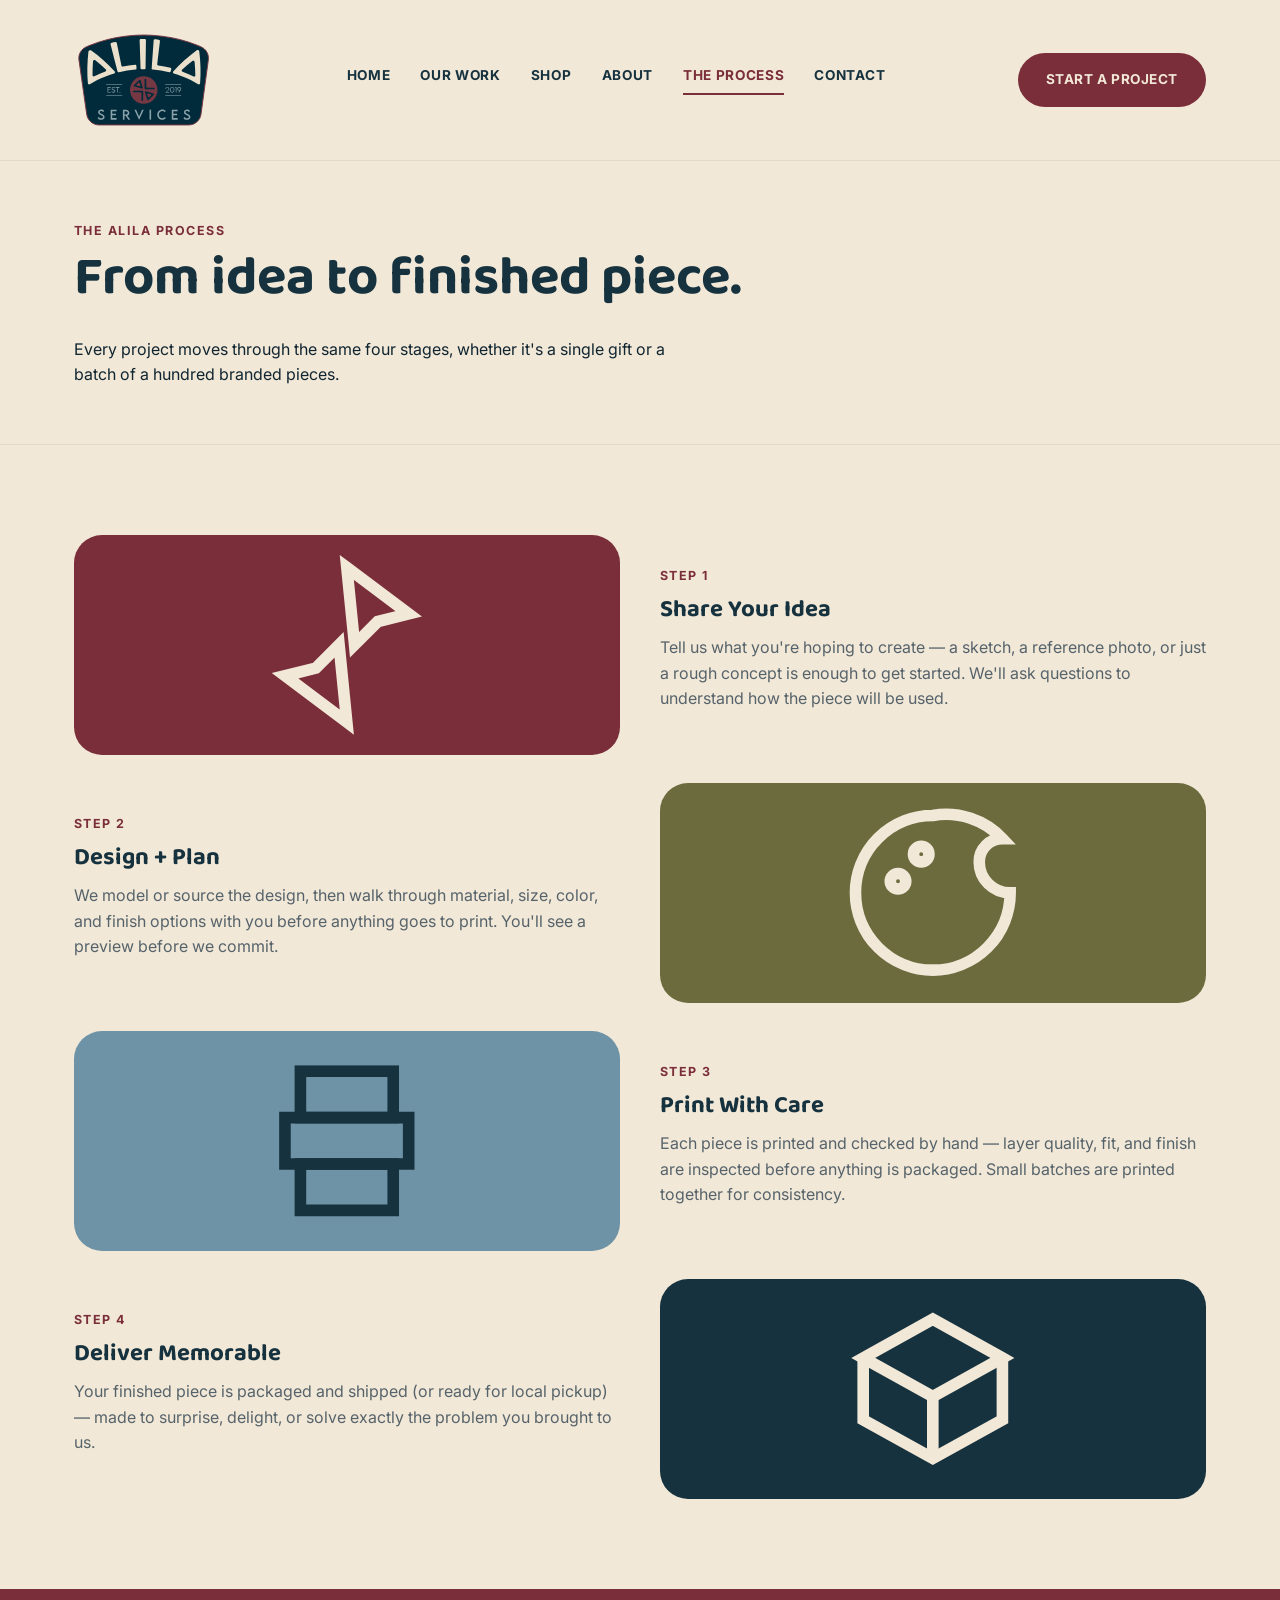
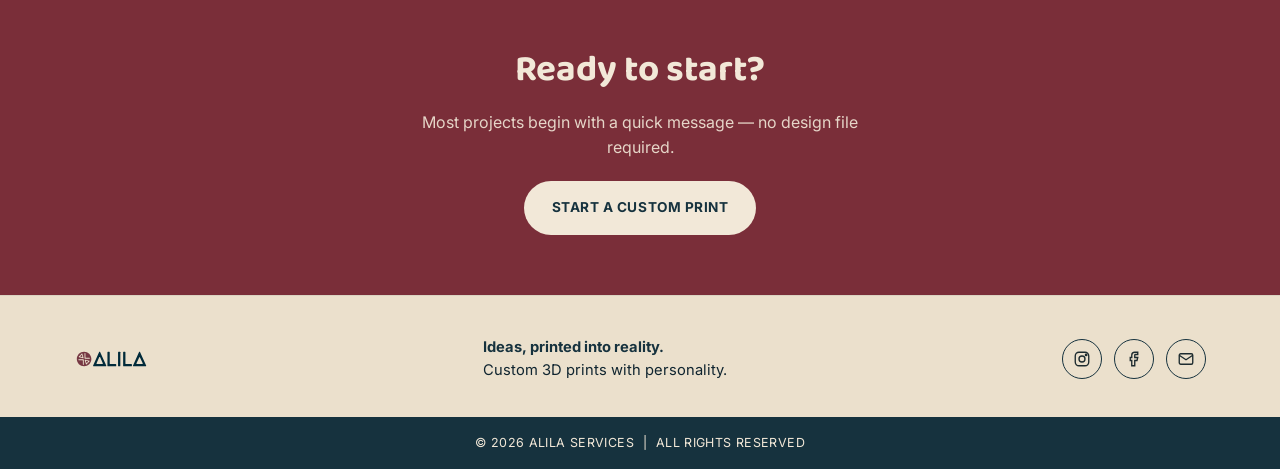
<file: process.html>
<!DOCTYPE html>
<html lang="en">
<head>
<meta charset="UTF-8">
<meta name="viewport" content="width=device-width, initial-scale=1.0">
<title>The Process | Alila Services</title>
<meta name="description" content="How Alila Services turns an idea into a finished, custom 3D printed piece — from first sketch to delivery.">
<link rel="icon" href="assets/img/favicon.svg" type="image/svg+xml">
<link rel="stylesheet" href="assets/css/style.css">
</head>
<body>

<header class="site-header">
  <div class="container">
    <a href="index.html" class="brand"><img src="assets/img/logo-badge.svg" alt="Alila Services" class="brand-badge"></a>
    <nav class="main-nav">
      <a href="index.html">Home</a>
      <a href="our-work.html">Our Work</a>
      <a href="shop.html">Shop</a>
      <a href="about.html">About</a>
      <a href="process.html" class="active">The Process</a>
      <a href="contact.html">Contact</a>
    </nav>
    <div class="header-actions">
      <a href="contact.html" class="btn btn-primary">Start a Project</a>
      <button class="nav-toggle" aria-label="Open menu"><span></span><span></span><span></span></button>
    </div>
  </div>
  <nav class="mobile-nav">
    <a href="index.html">Home</a>
    <a href="our-work.html">Our Work</a>
    <a href="shop.html">Shop</a>
    <a href="about.html">About</a>
    <a href="process.html">The Process</a>
    <a href="contact.html">Contact</a>
    <a href="contact.html" class="btn btn-primary btn-block">Start a Project</a>
  </nav>
</header>

<section class="page-hero">
  <div class="container">
    <div class="eyebrow">The Alila Process</div>
    <h1>From idea to finished piece.</h1>
    <p class="lead">Every project moves through the same four stages, whether it's a single gift or a batch of a hundred branded pieces.</p>
  </div>
</section>

<section class="section">
  <div class="container">
    <div style="display:grid;gap:28px;">

      <div class="split" style="gap:40px;">
        <div class="split-media bg-maroon" style="min-height:220px;">
          <svg viewBox="0 0 24 24" fill="none" stroke="#F2E8D8" stroke-width="1.5"><path d="M12 2 L20 8 L16 9 L13 12 Z"/><path d="M12 22 L4 16 L8 15 L11 12 Z"/></svg>
        </div>
        <div>
          <div class="eyebrow">Step 1</div>
          <h2 style="font-size:1.5rem;">Share Your Idea</h2>
          <p style="color:#56636a;">Tell us what you're hoping to create — a sketch, a reference photo, or just a rough concept is enough to get started. We'll ask questions to understand how the piece will be used.</p>
        </div>
      </div>

      <div class="split reverse" style="gap:40px;">
        <div class="split-media bg-olive" style="min-height:220px;">
          <svg viewBox="0 0 24 24" fill="none" stroke="#F2E8D8" stroke-width="1.5"><path d="M12 2a10 10 0 1 0 10 10 4 4 0 0 1-4-4 3 3 0 0 1 3-3 10 10 0 0 0-9-3Z"/><circle cx="7.5" cy="10.5" r="1"/><circle cx="10.5" cy="7" r="1"/></svg>
        </div>
        <div>
          <div class="eyebrow">Step 2</div>
          <h2 style="font-size:1.5rem;">Design + Plan</h2>
          <p style="color:#56636a;">We model or source the design, then walk through material, size, color, and finish options with you before anything goes to print. You'll see a preview before we commit.</p>
        </div>
      </div>

      <div class="split" style="gap:40px;">
        <div class="split-media bg-blue" style="min-height:220px;">
          <svg viewBox="0 0 24 24" fill="none" stroke="#16323E" stroke-width="1.5"><rect x="6" y="3" width="12" height="6"/><path d="M6 15h12v6H6z"/><path d="M4 9h16v6H4z"/></svg>
        </div>
        <div>
          <div class="eyebrow">Step 3</div>
          <h2 style="font-size:1.5rem;">Print With Care</h2>
          <p style="color:#56636a;">Each piece is printed and checked by hand — layer quality, fit, and finish are inspected before anything is packaged. Small batches are printed together for consistency.</p>
        </div>
      </div>

      <div class="split reverse" style="gap:40px;">
        <div class="split-media bg-navy" style="min-height:220px;">
          <svg viewBox="0 0 24 24" fill="none" stroke="#F2E8D8" stroke-width="1.5"><path d="m21 8-9-5-9 5 9 5 9-5Z"/><path d="M3 8v8l9 5 9-5V8"/><path d="M12 13v8"/></svg>
        </div>
        <div>
          <div class="eyebrow">Step 4</div>
          <h2 style="font-size:1.5rem;">Deliver Memorable</h2>
          <p style="color:#56636a;">Your finished piece is packaged and shipped (or ready for local pickup) — made to surprise, delight, or solve exactly the problem you brought to us.</p>
        </div>
      </div>

    </div>
  </div>
</section>

<section class="section-tight section-maroon">
  <div class="container" style="text-align:center;">
    <h2>Ready to start?</h2>
    <p style="opacity:0.9;max-width:50ch;margin:0 auto 20px;">Most projects begin with a quick message — no design file required.</p>
    <a href="contact.html" class="btn btn-light">Start a Custom Print</a>
  </div>
</section>

<footer class="site-footer">
  <div class="container footer-top">
    <a href="index.html" class="brand"><img src="assets/img/logo-wordmark.svg" alt="Alila Services"></a>
    <div class="footer-tagline"><strong>Ideas, printed into reality.</strong>Custom 3D prints with personality.</div>
    <div class="footer-social">
      <a href="#" aria-label="Instagram"><svg viewBox="0 0 24 24" fill="none" stroke="currentColor" stroke-width="1.8"><rect x="3" y="3" width="18" height="18" rx="5"/><circle cx="12" cy="12" r="4"/><circle cx="17.5" cy="6.5" r="1"/></svg></a>
      <a href="#" aria-label="Facebook"><svg viewBox="0 0 24 24" fill="none" stroke="currentColor" stroke-width="1.8"><path d="M15 3h-2a4 4 0 0 0-4 4v3H7v4h2v7h4v-7h3l1-4h-4V7a1 1 0 0 1 1-1h3V3Z"/></svg></a>
      <a href="#" aria-label="Email"><svg viewBox="0 0 24 24" fill="none" stroke="currentColor" stroke-width="1.8"><rect x="3" y="5" width="18" height="14" rx="2"/><path d="m3 7 9 6 9-6"/></svg></a>
    </div>
  </div>
  <div class="footer-bottom">© 2026 ALILA SERVICES &nbsp;|&nbsp; ALL RIGHTS RESERVED</div>
</footer>

<script src="assets/js/main.js"></script>
</body>
</html>
</file>
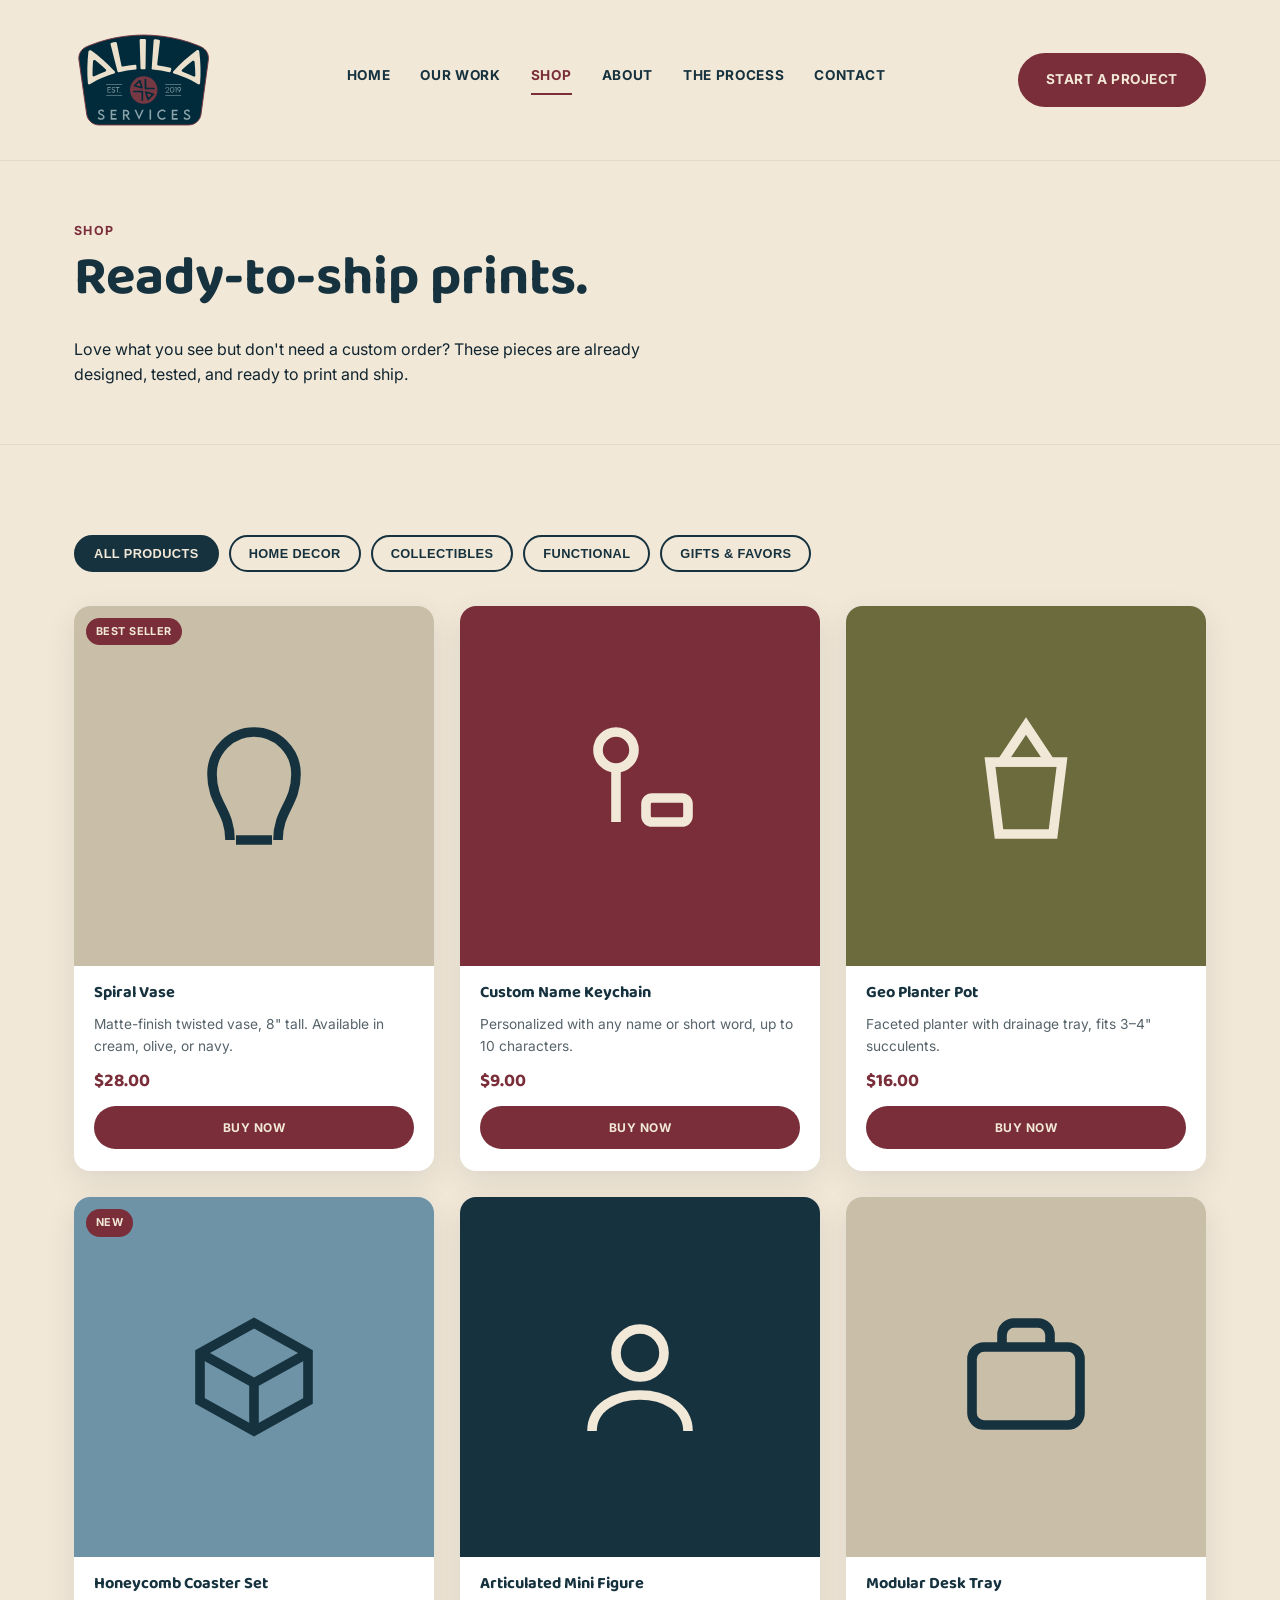
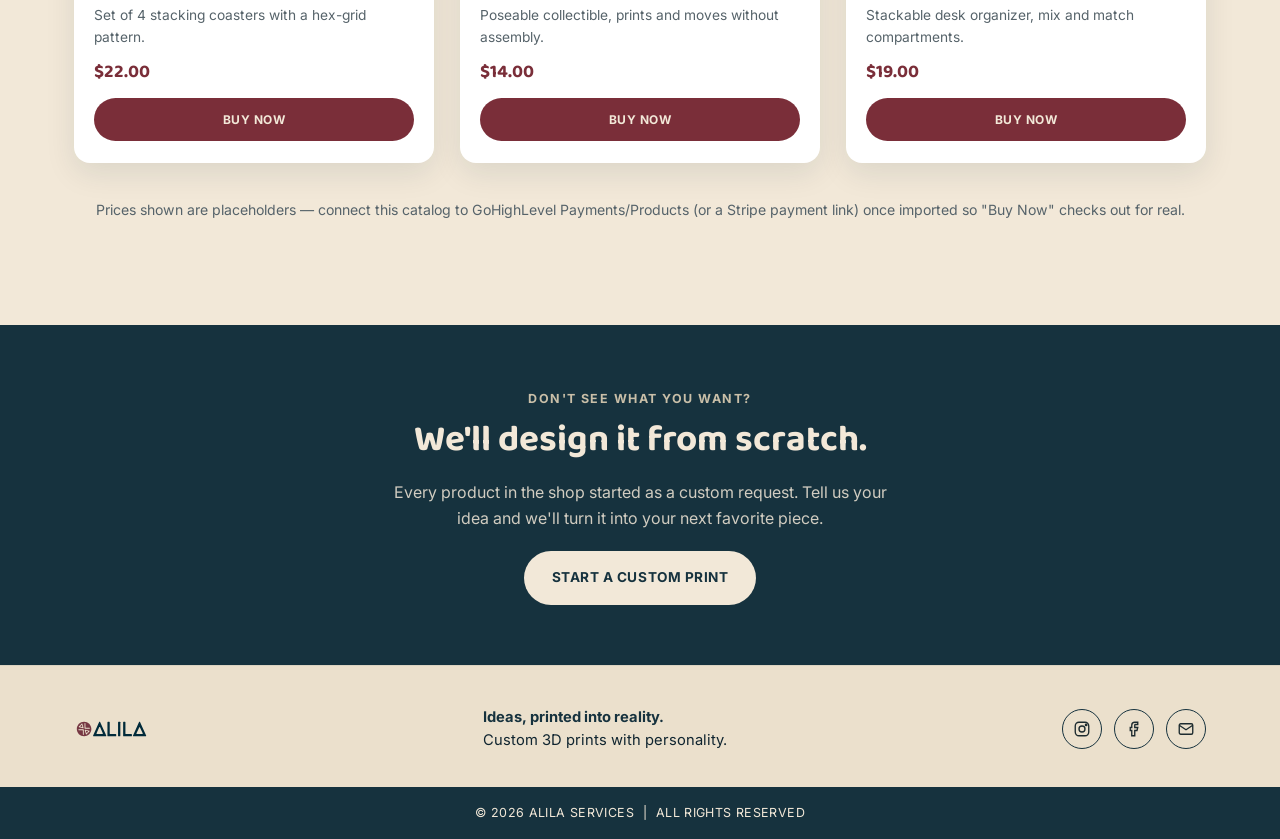
<file: shop.html>
<!DOCTYPE html>
<html lang="en">
<head>
<meta charset="UTF-8">
<meta name="viewport" content="width=device-width, initial-scale=1.0">
<title>Shop | Alila Services</title>
<meta name="description" content="Shop ready-made 3D printed pieces from Alila Services — decor, collectibles, and functional prints ready to ship.">
<link rel="icon" href="assets/img/favicon.svg" type="image/svg+xml">
<link rel="stylesheet" href="assets/css/style.css">
</head>
<body>

<header class="site-header">
  <div class="container">
    <a href="index.html" class="brand"><img src="assets/img/logo-badge.svg" alt="Alila Services" class="brand-badge"></a>
    <nav class="main-nav">
      <a href="index.html">Home</a>
      <a href="our-work.html">Our Work</a>
      <a href="shop.html" class="active">Shop</a>
      <a href="about.html">About</a>
      <a href="process.html">The Process</a>
      <a href="contact.html">Contact</a>
    </nav>
    <div class="header-actions">
      <a href="contact.html" class="btn btn-primary">Start a Project</a>
      <button class="nav-toggle" aria-label="Open menu"><span></span><span></span><span></span></button>
    </div>
  </div>
  <nav class="mobile-nav">
    <a href="index.html">Home</a>
    <a href="our-work.html">Our Work</a>
    <a href="shop.html">Shop</a>
    <a href="about.html">About</a>
    <a href="process.html">The Process</a>
    <a href="contact.html">Contact</a>
    <a href="contact.html" class="btn btn-primary btn-block">Start a Project</a>
  </nav>
</header>

<section class="page-hero">
  <div class="container">
    <div class="eyebrow">Shop</div>
    <h1>Ready-to-ship prints.</h1>
    <p class="lead">Love what you see but don't need a custom order? These pieces are already designed, tested, and ready to print and ship.</p>
  </div>
</section>

<section class="section">
  <div class="container">
    <div class="gallery-filters" data-filter-group=".product-grid .gallery-item">
      <button class="filter-btn active" data-filter="all">All Products</button>
      <button class="filter-btn" data-filter="decor">Home Decor</button>
      <button class="filter-btn" data-filter="collectibles">Collectibles</button>
      <button class="filter-btn" data-filter="functional">Functional</button>
      <button class="filter-btn" data-filter="gifts">Gifts &amp; Favors</button>
    </div>

    <div class="product-grid">

      <div class="gallery-item show" data-category="decor">
        <div class="product-card">
          <div class="product-thumb bg-tan">
            <span class="product-badge">Best Seller</span>
            <svg viewBox="0 0 24 24" fill="none" stroke="#16323E" stroke-width="1.6"><path d="M9 21h6M8 21c0-5-3-6-3-11a7 7 0 0 1 14 0c0 5-3 6-3 11"/></svg>
          </div>
          <div class="product-body">
            <h3>Spiral Vase</h3>
            <p class="product-desc">Matte-finish twisted vase, 8" tall. Available in cream, olive, or navy.</p>
            <div class="product-price">$28.00</div>
            <a href="contact.html" class="btn btn-primary btn-sm btn-block">Buy Now</a>
          </div>
        </div>
      </div>

      <div class="gallery-item show" data-category="gifts">
        <div class="product-card">
          <div class="product-thumb bg-maroon">
            <svg viewBox="0 0 24 24" fill="none" stroke="#F2E8D8" stroke-width="1.6"><circle cx="8" cy="6" r="3"/><path d="M8 9v9"/><rect x="13" y="14" width="7" height="4" rx="1"/></svg>
          </div>
          <div class="product-body">
            <h3>Custom Name Keychain</h3>
            <p class="product-desc">Personalized with any name or short word, up to 10 characters.</p>
            <div class="product-price">$9.00</div>
            <a href="contact.html" class="btn btn-primary btn-sm btn-block">Buy Now</a>
          </div>
        </div>
      </div>

      <div class="gallery-item show" data-category="decor">
        <div class="product-card">
          <div class="product-thumb bg-olive">
            <svg viewBox="0 0 24 24" fill="none" stroke="#F2E8D8" stroke-width="1.6"><path d="M12 2 8 8h8l-4-6Z"/><path d="M6 8h12l-1.5 12h-9L6 8Z"/></svg>
          </div>
          <div class="product-body">
            <h3>Geo Planter Pot</h3>
            <p class="product-desc">Faceted planter with drainage tray, fits 3–4" succulents.</p>
            <div class="product-price">$16.00</div>
            <a href="contact.html" class="btn btn-primary btn-sm btn-block">Buy Now</a>
          </div>
        </div>
      </div>

      <div class="gallery-item show" data-category="functional">
        <div class="product-card">
          <div class="product-thumb bg-blue">
            <span class="product-badge">New</span>
            <svg viewBox="0 0 24 24" fill="none" stroke="#16323E" stroke-width="1.6"><path d="M12 3 21 8v8l-9 5-9-5V8l9-5Z"/><path d="M3 8l9 5 9-5M12 13v8"/></svg>
          </div>
          <div class="product-body">
            <h3>Honeycomb Coaster Set</h3>
            <p class="product-desc">Set of 4 stacking coasters with a hex-grid pattern.</p>
            <div class="product-price">$22.00</div>
            <a href="contact.html" class="btn btn-primary btn-sm btn-block">Buy Now</a>
          </div>
        </div>
      </div>

      <div class="gallery-item show" data-category="collectibles">
        <div class="product-card">
          <div class="product-thumb bg-navy">
            <svg viewBox="0 0 24 24" fill="none" stroke="#F2E8D8" stroke-width="1.6"><circle cx="12" cy="8" r="4"/><path d="M4 21c0-4 4-6 8-6s8 2 8 6"/></svg>
          </div>
          <div class="product-body">
            <h3>Articulated Mini Figure</h3>
            <p class="product-desc">Poseable collectible, prints and moves without assembly.</p>
            <div class="product-price">$14.00</div>
            <a href="contact.html" class="btn btn-primary btn-sm btn-block">Buy Now</a>
          </div>
        </div>
      </div>

      <div class="gallery-item show" data-category="functional gifts">
        <div class="product-card">
          <div class="product-thumb bg-tan">
            <svg viewBox="0 0 24 24" fill="none" stroke="#16323E" stroke-width="1.6"><rect x="3" y="7" width="18" height="13" rx="2"/><path d="M8 7V5a2 2 0 0 1 2-2h4a2 2 0 0 1 2 2v2"/></svg>
          </div>
          <div class="product-body">
            <h3>Modular Desk Tray</h3>
            <p class="product-desc">Stackable desk organizer, mix and match compartments.</p>
            <div class="product-price">$19.00</div>
            <a href="contact.html" class="btn btn-primary btn-sm btn-block">Buy Now</a>
          </div>
        </div>
      </div>

    </div>

    <p style="text-align:center;margin-top:36px;color:#56636a;font-size:0.88rem;">
      Prices shown are placeholders — connect this catalog to GoHighLevel Payments/Products (or a Stripe payment link) once imported so "Buy Now" checks out for real.
    </p>
  </div>
</section>

<section class="section-tight section-navy">
  <div class="container" style="text-align:center;">
    <div class="eyebrow on-dark">Don't See What You Want?</div>
    <h2>We'll design it from scratch.</h2>
    <p style="opacity:0.85;max-width:50ch;margin:0 auto 20px;">Every product in the shop started as a custom request. Tell us your idea and we'll turn it into your next favorite piece.</p>
    <a href="contact.html" class="btn btn-light">Start a Custom Print</a>
  </div>
</section>

<footer class="site-footer">
  <div class="container footer-top">
    <a href="index.html" class="brand"><img src="assets/img/logo-wordmark.svg" alt="Alila Services"></a>
    <div class="footer-tagline"><strong>Ideas, printed into reality.</strong>Custom 3D prints with personality.</div>
    <div class="footer-social">
      <a href="#" aria-label="Instagram"><svg viewBox="0 0 24 24" fill="none" stroke="currentColor" stroke-width="1.8"><rect x="3" y="3" width="18" height="18" rx="5"/><circle cx="12" cy="12" r="4"/><circle cx="17.5" cy="6.5" r="1"/></svg></a>
      <a href="#" aria-label="Facebook"><svg viewBox="0 0 24 24" fill="none" stroke="currentColor" stroke-width="1.8"><path d="M15 3h-2a4 4 0 0 0-4 4v3H7v4h2v7h4v-7h3l1-4h-4V7a1 1 0 0 1 1-1h3V3Z"/></svg></a>
      <a href="#" aria-label="Email"><svg viewBox="0 0 24 24" fill="none" stroke="currentColor" stroke-width="1.8"><rect x="3" y="5" width="18" height="14" rx="2"/><path d="m3 7 9 6 9-6"/></svg></a>
    </div>
  </div>
  <div class="footer-bottom">© 2026 ALILA SERVICES &nbsp;|&nbsp; ALL RIGHTS RESERVED</div>
</footer>

<script src="assets/js/main.js"></script>
</body>
</html>
</file>
<file: assets/css/style.css>
/* ============================================
   Alila Services — shared stylesheet
   ============================================ */

@import url('https://fonts.googleapis.com/css2?family=Baloo+2:wght@500;600;700;800&family=Inter:wght@400;500;600;700&display=swap');

:root {
  --cream: #F2E8D8;
  --cream-soft: #EBE0CC;
  --navy: #16323E;
  --navy-dark: #102530;
  --maroon: #7A2E39;
  --maroon-dark: #632530;
  --olive: #6B6B3E;
  --dusty-blue: #6E93A6;
  --tan: #C9BFA8;
  --ink: #1D2B2F;
  --white: #FFFFFF;

  --font-head: 'Baloo 2', 'Poppins', sans-serif;
  --font-body: 'Inter', system-ui, sans-serif;

  --radius-sm: 8px;
  --radius-md: 16px;
  --radius-lg: 28px;
  --shadow-card: 0 10px 30px rgba(22, 50, 62, 0.10);
  --container: 1180px;
}

* { box-sizing: border-box; }
html { scroll-behavior: smooth; }

body {
  margin: 0;
  background: var(--cream);
  color: var(--ink);
  font-family: var(--font-body);
  line-height: 1.6;
  -webkit-font-smoothing: antialiased;
}

img { max-width: 100%; display: block; }

h1, h2, h3, h4 {
  font-family: var(--font-head);
  color: var(--navy);
  margin: 0 0 0.5em;
  line-height: 1.15;
}

h1 { font-size: clamp(2.2rem, 4.5vw, 3.4rem); }
h2 { font-size: clamp(1.7rem, 3vw, 2.3rem); }
h3 { font-size: 1.25rem; }

p { margin: 0 0 1em; }

a { color: inherit; text-decoration: none; }

.container {
  max-width: var(--container);
  margin: 0 auto;
  padding: 0 24px;
}

.eyebrow {
  display: inline-block;
  font-family: var(--font-body);
  font-weight: 700;
  font-size: 0.78rem;
  letter-spacing: 0.12em;
  text-transform: uppercase;
  color: var(--maroon);
  margin-bottom: 10px;
}
.eyebrow.on-dark { color: var(--tan); }

.rule {
  width: 44px;
  height: 4px;
  border-radius: 2px;
  background: var(--maroon);
  margin: 0 0 18px;
}

/* -------- Buttons -------- */
.btn {
  display: inline-flex;
  align-items: center;
  gap: 8px;
  font-family: var(--font-body);
  font-weight: 700;
  font-size: 0.85rem;
  letter-spacing: 0.04em;
  text-transform: uppercase;
  padding: 14px 26px;
  border-radius: 999px;
  border: 2px solid transparent;
  cursor: pointer;
  transition: transform 0.15s ease, box-shadow 0.15s ease, background 0.15s ease, color 0.15s ease;
  white-space: nowrap;
}
.btn:hover { transform: translateY(-2px); }

.btn-primary {
  background: var(--maroon);
  color: var(--cream);
}
.btn-primary:hover { background: var(--maroon-dark); box-shadow: 0 8px 20px rgba(122,46,57,0.35); }

.btn-outline {
  background: transparent;
  border-color: var(--navy);
  color: var(--navy);
}
.btn-outline:hover { background: var(--navy); color: var(--cream); }

.btn-outline.on-dark {
  border-color: var(--cream);
  color: var(--cream);
}
.btn-outline.on-dark:hover { background: var(--cream); color: var(--navy); }

.btn-light {
  background: var(--cream);
  color: var(--navy);
}
.btn-light:hover { background: var(--white); }

.btn-sm { padding: 10px 20px; font-size: 0.75rem; }
.btn-block { width: 100%; justify-content: center; }

/* -------- Header -------- */
.site-header {
  position: sticky;
  top: 0;
  z-index: 100;
  background: var(--cream);
  border-bottom: 1px solid rgba(22,50,62,0.08);
}
.site-header .container {
  display: flex;
  align-items: center;
  justify-content: space-between;
  padding-top: 10px;
  padding-bottom: 10px;
  gap: 24px;
}
.brand { display: flex; align-items: center; gap: 12px; }
.brand img { height: 42px; width: auto; }
.brand img.brand-badge { height: 140px; }

.main-nav {
  display: flex;
  align-items: center;
  gap: 30px;
}
.main-nav a {
  font-weight: 700;
  font-size: 0.85rem;
  letter-spacing: 0.05em;
  text-transform: uppercase;
  color: var(--navy);
  padding-bottom: 6px;
  border-bottom: 2px solid transparent;
  transition: border-color 0.15s ease, color 0.15s ease;
}
.main-nav a:hover,
.main-nav a.active { border-color: var(--maroon); color: var(--maroon); }

.header-actions { display: flex; align-items: center; gap: 22px; }

.nav-toggle {
  display: none;
  background: none;
  border: none;
  cursor: pointer;
  padding: 8px;
}
.nav-toggle span {
  display: block;
  width: 26px;
  height: 3px;
  margin: 5px 0;
  background: var(--navy);
  border-radius: 2px;
}

/* -------- Hero -------- */
.hero {
  position: relative;
  overflow: hidden;
  padding: 70px 0 100px;
}
.hero-blob {
  position: absolute;
  top: -10%;
  right: -12%;
  width: 62%;
  height: 130%;
  background: var(--navy);
  border-radius: 45% 55% 60% 40% / 50% 45% 55% 50%;
  z-index: 0;
}
.hero .container {
  position: relative;
  z-index: 1;
  display: grid;
  grid-template-columns: 1fr 1fr;
  gap: 50px;
  align-items: center;
}
.hero-copy p.lead {
  font-size: 1.08rem;
  max-width: 44ch;
  color: var(--navy-dark);
}
.hero-actions {
  display: flex;
  gap: 16px;
  margin-top: 28px;
  flex-wrap: wrap;
}
.hero-art {
  position: relative;
  min-height: 380px;
  display: flex;
  align-items: center;
  justify-content: center;
}
.coin-cluster {
  position: relative;
  width: 100%;
  max-width: 460px;
  aspect-ratio: 1.2 / 1;
}
.coin {
  position: absolute;
  border-radius: 50%;
  display: flex;
  align-items: center;
  justify-content: center;
  box-shadow: 0 18px 30px rgba(0,0,0,0.25);
}
.coin svg, .coin img { width: 55%; height: 55%; }
.coin.c1 { width: 42%; aspect-ratio:1; background: var(--maroon); top: 4%; left: 6%; }
.coin.c2 { width: 40%; aspect-ratio:1; background: var(--olive); top: 0; left: 42%; }
.coin.c3 { width: 44%; aspect-ratio:1; background: var(--dusty-blue); top: 22%; left: 58%; }
.coin.c4 { width: 30%; aspect-ratio:1; background: var(--cream); top: 58%; left: 18%; }
.coin.c5 { width: 34%; aspect-ratio:1; background: var(--navy-dark); top: 60%; left: 46%; border: 3px solid var(--cream); }

/* -------- Sections -------- */
.section { padding: 90px 0; }
.section-tight { padding: 60px 0; }
.section-maroon { background: var(--maroon); color: var(--cream); }
.section-maroon h2, .section-maroon h3 { color: var(--cream); }
.section-navy { background: var(--navy); color: var(--cream); }
.section-navy h2, .section-navy h3 { color: var(--cream); }
.section-soft { background: var(--cream-soft); }

.section-head { max-width: 640px; margin-bottom: 44px; }
.section-head.center { margin-left: auto; margin-right: auto; text-align: center; }
.section-head.wwm-head {
  display: grid;
  grid-template-columns: 1fr 2fr;
  gap: 40px;
  align-items: end;
  max-width: none;
}

/* -------- What we make cards -------- */
.grid-5 {
  display: grid;
  grid-template-columns: repeat(5, 1fr);
  gap: 20px;
}
.offer-card {
  background: var(--white);
  border-radius: var(--radius-md);
  padding: 26px 20px;
  text-align: center;
  box-shadow: var(--shadow-card);
}
.offer-icon {
  width: 64px;
  height: 64px;
  border-radius: 50%;
  margin: 0 auto 16px;
  display: flex;
  align-items: center;
  justify-content: center;
}
.offer-icon svg { width: 30px; height: 30px; stroke: var(--cream); }
.offer-icon img { width: 32px; height: 32px; }
.offer-card h3 { font-size: 1rem; margin-bottom: 8px; }
.offer-card p { font-size: 0.88rem; color: #56636a; margin: 0; }

.bg-maroon { background: var(--maroon); }
.bg-olive { background: var(--olive); }
.bg-blue { background: var(--dusty-blue); }
.bg-navy { background: var(--navy); }
.bg-tan { background: var(--tan); }

/* -------- Process steps -------- */
.steps {
  display: grid;
  grid-template-columns: repeat(4, 1fr);
  gap: 30px;
  margin-top: 10px;
}
.step { position: relative; padding-left: 0; }
.step:not(:last-child)::after {
  content: "";
  position: absolute;
  top: 4px;
  right: -15px;
  bottom: 4px;
  width: 1px;
  background: rgba(242,232,216,0.25);
}
.step-icon {
  width: 56px;
  height: 56px;
  border-radius: 50%;
  background: rgba(242,232,216,0.12);
  border: 2px solid var(--cream);
  display: flex;
  align-items: center;
  justify-content: center;
  margin-bottom: 16px;
}
.step-icon svg { width: 26px; height: 26px; stroke: var(--cream); fill: none; }
.step-icon img { width: 28px; height: 28px; }
.step h3 { font-size: 0.95rem; letter-spacing: 0.03em; }
.step p { font-size: 0.9rem; opacity: 0.85; margin: 0; }

/* -------- Work / gallery grid -------- */
.work-split {
  display: grid;
  grid-template-columns: 1.1fr 0.9fr;
  gap: 50px;
  align-items: start;
}
.work-grid {
  display: grid;
  grid-template-columns: repeat(3, 1fr);
  gap: 16px;
}
.work-tile {
  aspect-ratio: 1;
  border-radius: var(--radius-md);
  overflow: hidden;
  position: relative;
  box-shadow: var(--shadow-card);
  display: flex;
  align-items: center;
  justify-content: center;
}
.work-tile svg, .work-tile img { width: 46%; height: 46%; }
.work-tile .tile-label {
  position: absolute;
  bottom: 10px;
  left: 12px;
  right: 12px;
  font-size: 0.72rem;
  font-weight: 700;
  letter-spacing: 0.04em;
  text-transform: uppercase;
  color: rgba(255,255,255,0.9);
}

.gallery-filters {
  display: flex;
  flex-wrap: wrap;
  gap: 10px;
  margin-bottom: 34px;
}
.filter-btn {
  border: 2px solid var(--navy);
  background: transparent;
  color: var(--navy);
  padding: 9px 18px;
  border-radius: 999px;
  font-weight: 700;
  font-size: 0.8rem;
  letter-spacing: 0.03em;
  text-transform: uppercase;
  cursor: pointer;
  transition: all 0.15s ease;
}
.filter-btn:hover { background: rgba(22,50,62,0.08); }
.filter-btn.active { background: var(--navy); color: var(--cream); }

.gallery-grid {
  display: grid;
  grid-template-columns: repeat(3, 1fr);
  gap: 22px;
}
.gallery-item { display: none; }
.gallery-item.show { display: block; }
.gallery-card {
  border-radius: var(--radius-md);
  overflow: hidden;
  box-shadow: var(--shadow-card);
  background: var(--white);
}
.gallery-thumb {
  aspect-ratio: 1;
  display: flex;
  align-items: center;
  justify-content: center;
}
.gallery-thumb svg, .gallery-thumb img { width: 42%; height: 42%; }
.gallery-card-body { padding: 16px 18px 20px; }
.gallery-card-body h3 { font-size: 1rem; margin-bottom: 4px; }
.gallery-tag {
  display: inline-block;
  font-size: 0.7rem;
  font-weight: 700;
  letter-spacing: 0.04em;
  text-transform: uppercase;
  color: var(--maroon);
}

/* -------- Contact form -------- */
.contact-panel {
  background: var(--dusty-blue);
  background: linear-gradient(160deg, #DCE7EA 0%, #C6D8DD 100%);
  border-radius: var(--radius-lg);
  padding: 46px;
  position: relative;
  overflow: hidden;
}
.contact-panel::after {
  content: "";
  position: absolute;
  bottom: -30%;
  right: -20%;
  width: 260px;
  height: 260px;
  background: rgba(255,255,255,0.35);
  border-radius: 50%;
}
.contact-panel form { position: relative; z-index: 1; }

.form-row { display: grid; grid-template-columns: 1fr 1fr; gap: 14px; margin-bottom: 14px; }
.form-row.single { grid-template-columns: 1fr; }

input, select, textarea {
  width: 100%;
  font-family: var(--font-body);
  font-size: 0.92rem;
  padding: 14px 16px;
  border: none;
  border-radius: var(--radius-sm);
  background: rgba(255,255,255,0.85);
  color: var(--ink);
}
input::placeholder, textarea::placeholder { color: #6b7a80; }
textarea { resize: vertical; min-height: 90px; }

.file-row {
  display: flex;
  align-items: center;
  justify-content: space-between;
  background: rgba(255,255,255,0.85);
  border-radius: var(--radius-sm);
  padding: 10px 10px 10px 16px;
  margin-bottom: 14px;
  font-size: 0.88rem;
  color: #6b7a80;
}
.file-row .btn { padding: 8px 16px; font-size: 0.7rem; }

/* -------- Product / shop cards -------- */
.product-grid {
  display: grid;
  grid-template-columns: repeat(3, 1fr);
  gap: 26px;
}
.product-card {
  background: var(--white);
  border-radius: var(--radius-md);
  overflow: hidden;
  box-shadow: var(--shadow-card);
  display: flex;
  flex-direction: column;
}
.product-thumb {
  aspect-ratio: 1;
  display: flex;
  align-items: center;
  justify-content: center;
  position: relative;
}
.product-thumb svg, .product-thumb img { width: 40%; height: 40%; }
.product-badge {
  position: absolute;
  top: 12px;
  left: 12px;
  background: var(--maroon);
  color: var(--cream);
  font-size: 0.68rem;
  font-weight: 700;
  letter-spacing: 0.04em;
  text-transform: uppercase;
  padding: 5px 10px;
  border-radius: 999px;
}
.product-body { padding: 18px 20px 22px; display: flex; flex-direction: column; gap: 10px; flex: 1; }
.product-body h3 { margin: 0; font-size: 1.02rem; }
.product-price { font-family: var(--font-head); font-weight: 700; color: var(--maroon); font-size: 1.15rem; }
.product-desc { font-size: 0.86rem; color: #56636a; margin: 0; flex: 1; }

/* -------- Testimonials / stats -------- */
.stats-row {
  display: grid;
  grid-template-columns: repeat(4, 1fr);
  gap: 20px;
  text-align: center;
}
.stat h2 { color: var(--cream); margin-bottom: 4px; }
.stat p { text-transform: uppercase; letter-spacing: 0.05em; font-size: 0.78rem; opacity: 0.85; margin: 0; }

.social-strip {
  display: flex;
  align-items: center;
  justify-content: center;
  gap: 40px;
  flex-wrap: wrap;
  padding: 34px 0;
}
.social-strip a {
  display: flex;
  align-items: center;
  gap: 10px;
  font-weight: 700;
  font-size: 0.9rem;
  color: var(--navy);
}
.social-strip svg { width: 22px; height: 22px; }

/* -------- Two column content -------- */
.split {
  display: grid;
  grid-template-columns: 1fr 1fr;
  gap: 60px;
  align-items: center;
}
.split.reverse .split-media { order: 2; }
.split-media {
  border-radius: var(--radius-lg);
  min-height: 340px;
  display: flex;
  align-items: center;
  justify-content: center;
}
.split-media svg, .split-media img { width: 34%; height: 34%; }

/* -------- Footer -------- */
.site-footer {
  background: var(--cream-soft);
  border-top: 1px solid rgba(22,50,62,0.08);
  padding: 40px 0 0;
}
.footer-top {
  display: flex;
  align-items: center;
  justify-content: space-between;
  gap: 30px;
  flex-wrap: wrap;
  padding-bottom: 34px;
}
.footer-tagline { font-size: 0.92rem; color: var(--navy-dark); }
.footer-tagline strong { display: block; color: var(--navy); }
.footer-social { display: flex; gap: 12px; }
.footer-social a {
  width: 40px;
  height: 40px;
  border-radius: 50%;
  border: 1.5px solid var(--navy);
  display: flex;
  align-items: center;
  justify-content: center;
  transition: background 0.15s ease, color 0.15s ease;
}
.footer-social svg { width: 18px; height: 18px; }
.footer-social a:hover { background: var(--navy); color: var(--cream); }
.footer-bottom {
  background: var(--navy);
  color: var(--cream);
  text-align: center;
  font-size: 0.78rem;
  letter-spacing: 0.03em;
  padding: 16px 0;
}

/* -------- Page hero (inner pages) -------- */
.page-hero {
  padding: 56px 0 40px;
  border-bottom: 1px solid rgba(22,50,62,0.08);
}
.page-hero .eyebrow { margin-bottom: 6px; }
.page-hero p.lead { max-width: 60ch; color: var(--navy-dark); }
.breadcrumb { font-size: 0.8rem; color: var(--maroon); font-weight: 700; margin-bottom: 10px; }

/* -------- CTA banner -------- */
.cta-banner {
  border-radius: var(--radius-lg);
  padding: 60px;
  text-align: center;
  background: var(--navy);
  color: var(--cream);
}
.cta-banner h2 { color: var(--cream); }
.cta-actions { display: flex; gap: 16px; justify-content: center; margin-top: 20px; flex-wrap: wrap; }

/* -------- Responsive -------- */
@media (max-width: 980px) {
  .main-nav { display: none; }
  .nav-toggle { display: block; }
  .header-actions .btn-primary { display: none; }
  .brand img.brand-badge { height: 84px; }
  .hero .container, .split, .work-split { grid-template-columns: 1fr; }
  .section-head.wwm-head { grid-template-columns: 1fr; }
  .hero-blob { display: none; }
  .hero-art {
    min-height: 300px;
    background: var(--navy);
    border-radius: 32px;
    padding: 30px 16px;
  }
  .grid-5 { grid-template-columns: repeat(2, 1fr); }
  .steps { grid-template-columns: repeat(2, 1fr); }
  .product-grid, .gallery-grid, .work-grid { grid-template-columns: repeat(2, 1fr); }
  .stats-row { grid-template-columns: repeat(2, 1fr); }
  .form-row { grid-template-columns: 1fr; }
  .footer-top { flex-direction: column; text-align: center; }
}

@media (max-width: 600px) {
  .grid-5, .product-grid, .gallery-grid, .work-grid, .stats-row { grid-template-columns: 1fr 1fr; }
  .cta-banner { padding: 40px 24px; }
  .contact-panel { padding: 28px; }
}

/* -------- Mobile nav drawer -------- */
.mobile-nav {
  display: none;
  flex-direction: column;
  background: var(--cream);
  border-bottom: 1px solid rgba(22,50,62,0.08);
  padding: 10px 24px 22px;
}
.mobile-nav.open { display: flex; }
.mobile-nav a {
  padding: 12px 0;
  font-weight: 700;
  text-transform: uppercase;
  font-size: 0.85rem;
  color: var(--navy);
  border-bottom: 1px solid rgba(22,50,62,0.08);
}
.mobile-nav .btn { margin-top: 16px; }
</file>
